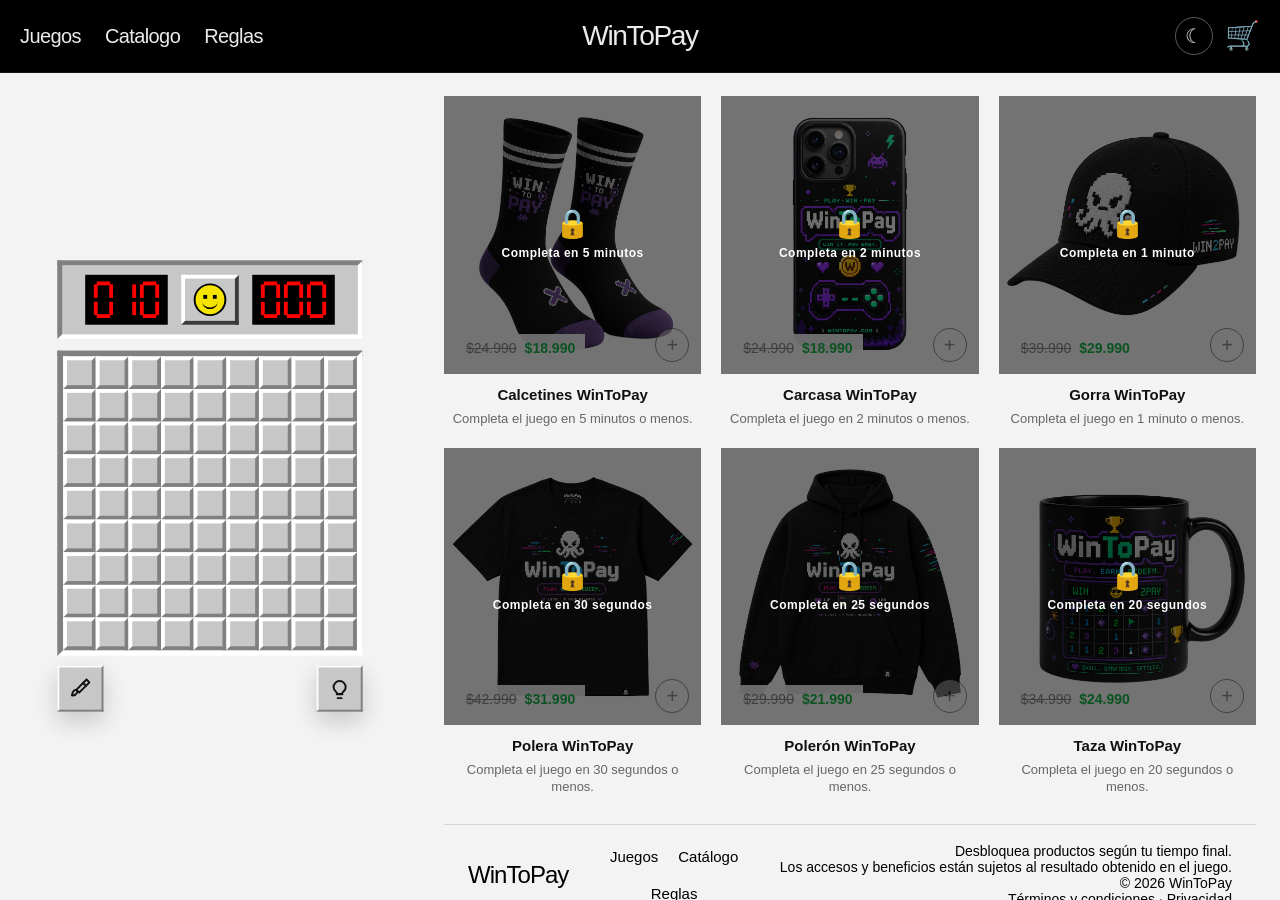
<file: index.html>
<!DOCTYPE html>
<html lang="es">
<head>
  <meta charset="UTF-8">
  <title>Wintopay beta</title>

<link rel="stylesheet" href="css/style.css">
<link rel="stylesheet" href="css/layout.css">
<link rel="stylesheet" href="css/cards.css">
<link rel="stylesheet" href="css/responsive.css">

  <meta name="viewport" content="width=device-width, initial-scale=1, maximum-scale=1, user-scalable=no">
</head>
<body>
<!-- --------Asides-------- -->
<div class="menu-overlay" id="menuOverlay"></div>
<aside class="side-menu" id="sideMenu" aria-label="Menú principal">
  <div class="side-menu-top">
    <button class="menu-close" id="menuClose" aria-label="Cerrar menú">✕</button>
  </div>

  <nav class="side-menu-nav">
    <a href="reglas.html">Reglas</a>
    <a href="catalogo.html">Catalogo</a>
    <a href="index.html">Juegos</a>
  </nav>

  <div class="side-menu-bottom">
    <a href="index.html">Volver al juego</a>
    <a href="catalogo.html">Ver catalogo</a>
  </div>
</aside>
<div class="cart-overlay" id="cartOverlay"></div>
<aside class="cart-drawer" id="cartDrawer" aria-label="Carro de compras">
  <div class="cart-top">
    <h2>Carro</h2>
    <button class="cart-close" id="cartClose" aria-label="Cerrar carro">✕</button>
  </div>

  <div class="cart-body">
    <p class="cart-empty">Tu carro está vacío.</p>

    <!--
    <div class="cart-item">
      <div>
        <strong>Producto 1</strong>
        <span>$9.990</span>
      </div>
      <button>Eliminar</button>
    </div>
    -->
  </div>

  <div class="cart-bottom">
    <div class="cart-total">
      <span>Total</span>
      <strong>$0</strong>
    </div>
    <a href="checkout.html" class="cart-checkout">Ir a pagar</a>
  </div>
</aside>
<div class="tutorial-overlay" id="tutorialOverlay"></div>
<aside class="tutorial-panel" id="tutorialPanel" aria-labelledby="tutorialTitle" aria-hidden="true">
  <div class="tutorial-head">
    <div>
      <p class="tutorial-kicker">Guía rápida</p>
      <h2 id="tutorialTitle">Cómo jugar buscaminas</h2>
    </div>
    <button class="tutorial-close" id="tutorialClose" type="button" aria-label="Cerrar tutorial">✕</button>
  </div>

  <p class="tutorial-intro">Tu misión es abrir las casillas seguras sin tocar ninguna mina.</p>

  <ol class="tutorial-steps">
    <li class="tutorial-step active" data-tutorial-step="0">
      <span class="tutorial-step-number">1</span>
      <div>
        <h3>Mira los números</h3>
        <p>El número indica cuántas minas están escondidas justo a su alrededor. ¿Cuántas minas rodean al número?</p>
        <div class="tutorial-choices" data-answer="2">
          <button type="button" data-choice="1">1 mina</button>
          <button type="button" data-choice="2">2 minas</button>
          <button type="button" data-choice="3">3 minas</button>
        </div>
        <p class="tutorial-feedback" aria-live="polite"></p>
      </div>
    </li>
    <li class="tutorial-step" data-tutorial-step="1">
      <span class="tutorial-step-number">2</span>
      <div>
        <h3>Piensa dónde podría haber minas</h3>
        <p>El número 1 ya tiene una mina marcada al lado. ¿Qué casilla puedes abrir con seguridad?</p>
        <div class="tutorial-choice-grid" data-answer="safe">
          <button type="button" class="tutorial-number" disabled>1</button>
          <button type="button" class="tutorial-flag" disabled>⚑</button>
          <button type="button" data-choice="safe" aria-label="Casilla segura">?</button>
        </div>
        <p class="tutorial-feedback" aria-live="polite"></p>
      </div>
    </li>
    <li class="tutorial-step" data-tutorial-step="2">
      <span class="tutorial-step-number">3</span>
      <div>
        <h3>Marca las minas para no olvidarlas</h3>
        <p>Sabes que la casilla con “?” es una mina. Haz clic sobre ella para colocar una bandera.</p>
        <div class="tutorial-choice-grid" data-answer="flag">
          <button type="button" class="tutorial-number" disabled>1</button>
          <button type="button" data-choice="flag" aria-label="Marcar mina">?</button>
          <button type="button" class="tutorial-safe" disabled>✓</button>
        </div>
        <p class="tutorial-feedback" aria-live="polite"></p>
      </div>
    </li>
  </ol>

  <section class="tutorial-practice" id="tutorialPractice" aria-labelledby="tutorialPracticeTitle">
    <div class="tutorial-practice-head">
      <div>
        <p class="tutorial-kicker">Práctica final</p>
        <h3 id="tutorialPracticeTitle">Buscaminas 5x5</h3>
      </div>
      <button class="tutorial-reset" id="tutorialReset" type="button">Reiniciar</button>
    </div>
    <p>Abre todas las casillas seguras. Usa clic derecho o mantén pulsado para marcar posibles minas.</p>
    <div class="tutorial-board" id="tutorialBoard" role="grid" aria-label="Buscaminas de práctica 5 por 5"></div>
    <p class="tutorial-practice-status" id="tutorialPracticeStatus" aria-live="polite">Completa los 3 pasos para comenzar.</p>
  </section>
</aside>
<div class="customizer-overlay" id="customizerOverlay"></div>
<aside class="customizer-panel" id="customizerPanel" aria-labelledby="customizerTitle" aria-hidden="true">
  <div class="customizer-head">
    <div>
      <p class="customizer-kicker">Personalizacion</p>
      <h2 id="customizerTitle">Estilo del buscaminas</h2>
    </div>
    <button class="customizer-close" id="customizerClose" type="button" aria-label="Cerrar personalizacion">&times;</button>
  </div>

  <div class="customizer-preview" aria-label="Previsualizacion del estilo">
    <div class="preview-minesweeper">
      <div class="preview-panel">
        <div class="preview-display">010</div>
        <div class="preview-face" id="customizerPreviewFace">
          <span class="eye left"></span>
          <span class="eye right"></span>
          <span class="mouth"></span>
        </div>
        <div class="preview-display">042</div>
      </div>
      <div class="preview-board" id="customizerPreviewBoard" aria-hidden="true">
        <span class="preview-cell revealed n1">1</span>
        <span class="preview-cell hidden"></span>
        <span class="preview-cell revealed n2">2</span>
        <span class="preview-cell hidden mine-preview">
          <span class="mine-shape"></span>
          <span class="mine-cross"></span>
        </span>
        <span class="preview-cell revealed"></span>
        <span class="preview-cell hidden"></span>
        <span class="preview-cell hidden flagged"></span>
        <span class="preview-cell revealed n1">1</span>
        <span class="preview-cell hidden mine-preview">
          <span class="mine-shape"></span>
          <span class="mine-cross"></span>
        </span>
      </div>
    </div>
  </div>

  <div class="customizer-groups" aria-label="Opciones visuales del buscaminas">
    <section class="customizer-group" aria-labelledby="customizerFacesTitle">
      <div>
        <h3 id="customizerFacesTitle">Rostro superior</h3>
      </div>
      <div class="customizer-options" data-customizer-target="face">
        <button type="button" class="customizer-option active" data-option="classic" aria-pressed="true">Existente</button>
        <button type="button" class="customizer-option" data-option="alien" aria-pressed="false">Marciano</button>
        <button type="button" class="customizer-option" data-option="dog" aria-pressed="false">Perro</button>
      </div>
    </section>

    <section class="customizer-group" aria-labelledby="customizerMinesTitle">
      <div>
        <h3 id="customizerMinesTitle">Minas</h3>
      </div>
      <div class="customizer-options" data-customizer-target="mine">
        <button type="button" class="customizer-option active" data-option="classic" aria-pressed="true">Existente</button>
        <button type="button" class="customizer-option" data-option="cow" aria-pressed="false">Vaca</button>
        <button type="button" class="customizer-option" data-option="poop" aria-pressed="false">Pop&oacute;</button>
      </div>
    </section>
  </div>
</aside>
<!-- -------Layout--------- -->
  <div class="page-layout">
    <header class="site-header">
      <div class="header-bar">
        <div class="header-actions">
          <button class="menu-toggle" id="menuToggle" aria-label="Abrir menú">
            <span></span>
            <span></span>
            <span></span>
          </button>

          <nav class="desktop-nav" aria-label="Navegación principal">
            <a href="index.html">Juegos</a>
            <a href="catalogo.html">Catalogo</a>
            <a href="reglas.html">Reglas</a>
          </nav>
        </div>

        <a href="index.html" class="brand">WinToPay</a>

        <div class="header-cart">
          <button class="theme-toggle" type="button" aria-label="Activar modo nocturno" title="Cambiar tema">☾</button>
          <button class="cart-toggle" id="cartToggle" aria-label="Abrir carro">🛒</button>
        </div>
      </div>
    </header>

    <section class="game-section">
      <div class="game-wrap">
        <div class="game-shell">
          <div class="minesweeper" aria-label="Juego principal">
          <div class="panel">
            <div class="display" id="mineDisplay" aria-label="Minas restantes">
              <div class="digit zero"><span class="seg a"></span><span class="seg b"></span><span class="seg c"></span><span class="seg d"></span><span class="seg e"></span><span class="seg f"></span><span class="seg g"></span></div>
              <div class="digit zero"><span class="seg a"></span><span class="seg b"></span><span class="seg c"></span><span class="seg d"></span><span class="seg e"></span><span class="seg f"></span><span class="seg g"></span></div>
              <div class="digit zero"><span class="seg a"></span><span class="seg b"></span><span class="seg c"></span><span class="seg d"></span><span class="seg e"></span><span class="seg f"></span><span class="seg g"></span></div>
            </div>

            <button class="smiley-wrap" id="resetButton" aria-label="Reiniciar juego">
              <div class="smiley" id="face">
                <span class="eye left"></span>
                <span class="eye right"></span>
                <span class="mouth"></span>
                <span class="bridge"></span>
              </div>
            </button>

            <div class="display" id="timerDisplay" aria-label="Cronómetro">
              <div class="digit zero"><span class="seg a"></span><span class="seg b"></span><span class="seg c"></span><span class="seg d"></span><span class="seg e"></span><span class="seg f"></span><span class="seg g"></span></div>
              <div class="digit zero"><span class="seg a"></span><span class="seg b"></span><span class="seg c"></span><span class="seg d"></span><span class="seg e"></span><span class="seg f"></span><span class="seg g"></span></div>
              <div class="digit zero"><span class="seg a"></span><span class="seg b"></span><span class="seg c"></span><span class="seg d"></span><span class="seg e"></span><span class="seg f"></span><span class="seg g"></span></div>
            </div>
          </div>

          <div class="board" id="board" role="grid" aria-label="Buscaminas"></div>
          </div>

          <div class="game-floating-actions" aria-label="Acciones del buscaminas">
            <button class="game-tool-button game-customize-toggle" id="customizerToggle" type="button" aria-label="Personalizar buscaminas" aria-controls="customizerPanel" aria-expanded="false" title="Personalizar buscaminas">
              <svg viewBox="0 0 24 24" aria-hidden="true">
                <path d="M18.4 2.6 21.4 5.6 10.7 16.3 7.7 13.3 18.4 2.6Z"></path>
                <path d="M7.7 13.3c-1.8.2-3.1 1.2-3.7 2.7-.4 1-.3 2.2-.9 3.1 1.3.2 2.8-.1 3.8-.8 1.3-.9 2-2.2 2.1-3.7"></path>
                <path d="M14.8 6.2 17.8 9.2"></path>
              </svg>
            </button>

            <button class="game-tool-button game-tutorial-toggle" id="tutorialToggle" type="button" aria-label="Abrir tutorial del buscaminas" aria-controls="tutorialPanel" aria-expanded="false" title="Tutorial">
              <svg viewBox="0 0 24 24" aria-hidden="true">
                <path d="M9 18h6"></path>
                <path d="M10 22h4"></path>
                <path d="M8.4 15.5c-1.6-1.1-2.7-2.9-2.7-5A6.3 6.3 0 0 1 12 4.2a6.3 6.3 0 0 1 6.3 6.3c0 2.1-1 3.9-2.7 5-.7.5-1.1 1.2-1.1 2H9.5c0-.8-.4-1.5-1.1-2Z"></path>
              </svg>
            </button>
          </div>
        </div>

        <div class="status" id="statusText" aria-live="polite"></div>
      </div>
    </section>

    <section class="products-section">
      <div class="products-content">
 <div class="products-grid">

  <!-- 5 minutos -->
  <article class="product-card locked" data-product-id="calcetines" data-threshold="300">
    <div class="product-media">
      <a href="producto.html?id=calcetines" class="product-link" aria-label="Ver Calcetines WinToPay">
        <div class="product-gallery">
          <img src="assets/Items Wintopay v1/calcetines1.jpg" alt="Calcetines WinToPay vista 1">
          <img src="assets/Items Wintopay v1/calcetines2.jpg" alt="Calcetines WinToPay vista 2">
        </div>
      </a>
      <div class="product-price-badge">
        <span class="price-old">$24.990</span>
        <span class="price-current">$18.990</span>
      </div>
      <button class="product-add" type="button" aria-label="Elegir talla">+</button>
      <div class="size-overlay">
        <div class="size-options">
          <button type="button" class="size-btn" data-size="S">S</button>
          <button type="button" class="size-btn" data-size="M">M</button>
          <button type="button" class="size-btn" data-size="L">L</button>
          <button type="button" class="size-btn" data-size="XL">XL</button>
        </div>
      </div>
      <div class="lock-overlay">
        <span class="lock-icon">🔒</span>
        <span class="lock-label">Completa en 5 minutos</span>
      </div>
    </div>
    <div class="product-body">
      <a href="producto.html?id=calcetines" class="product-title">Calcetines WinToPay</a>
      <p class="product-note">Completa el juego en 5 minutos o menos.</p>
    </div>
  </article>

  <!-- 2 minutos -->
  <article class="product-card locked" data-product-id="celular" data-threshold="120">
    <div class="product-media">
      <a href="producto.html?id=celular" class="product-link" aria-label="Ver Carcasa WinToPay">
        <div class="product-gallery">
          <img src="assets/Items Wintopay v1/Celu1.jpg" alt="Carcasa WinToPay vista 1">
          <img src="assets/Items Wintopay v1/celu2.jpg" alt="Carcasa WinToPay vista 2">
        </div>
      </a>
      <div class="product-price-badge">
        <span class="price-old">$24.990</span>
        <span class="price-current">$18.990</span>
      </div>
      <button class="product-add" type="button" aria-label="Elegir talla">+</button>
      <div class="size-overlay">
        <div class="size-options">
          <button type="button" class="size-btn" data-size="S">S</button>
          <button type="button" class="size-btn" data-size="M">M</button>
          <button type="button" class="size-btn" data-size="L">L</button>
          <button type="button" class="size-btn" data-size="XL">XL</button>
        </div>
      </div>
      <div class="lock-overlay">
        <span class="lock-icon">🔒</span>
        <span class="lock-label">Completa en 2 minutos</span>
      </div>
    </div>
    <div class="product-body">
      <a href="producto.html?id=celular" class="product-title">Carcasa WinToPay</a>
      <p class="product-note">Completa el juego en 2 minutos o menos.</p>
    </div>
  </article>

  <!-- 1 minuto -->
  <article class="product-card locked" data-product-id="gorra" data-threshold="60">
    <div class="product-media">
      <a href="producto.html?id=gorra" class="product-link" aria-label="Ver Gorra WinToPay">
        <div class="product-gallery">
          <img src="assets/Items Wintopay v1/gorra1.jpg" alt="Gorra WinToPay vista 1">
          <img src="assets/Items Wintopay v1/gorra2.jpg" alt="Gorra WinToPay vista 2">
        </div>
      </a>
      <div class="product-price-badge"><span class="price-old">$39.990</span><span class="price-current">$29.990</span></div>
      <button class="product-add" type="button" aria-label="Elegir talla" disabled>+</button>
      <div class="size-overlay"><div class="size-options"><button type="button" class="size-btn" data-size="S">S</button><button type="button" class="size-btn" data-size="M">M</button><button type="button" class="size-btn" data-size="L">L</button><button type="button" class="size-btn" data-size="XL">XL</button></div></div>
      <div class="lock-overlay"><span class="lock-icon">🔒</span><span class="lock-label">Completa en 1 minuto</span></div>
    </div>
    <div class="product-body"><a href="producto.html?id=gorra" class="product-title">Gorra WinToPay</a><p class="product-note">Completa el juego en 1 minuto o menos.</p></div>
  </article>

  <!-- 30 segundos -->
  <article class="product-card locked" data-product-id="polera" data-threshold="30">
    <div class="product-media">
      <a href="producto.html?id=polera" class="product-link" aria-label="Ver Polera WinToPay">
        <div class="product-gallery"><img src="assets/Items Wintopay v1/polera1.jpg" alt="Polera WinToPay vista 1"><img src="assets/Items Wintopay v1/polera2.jpg" alt="Polera WinToPay vista 2"></div>
      </a>
      <div class="product-price-badge"><span class="price-old">$42.990</span><span class="price-current">$31.990</span></div>
      <button class="product-add" type="button" aria-label="Elegir talla" disabled>+</button>
      <div class="size-overlay"><div class="size-options"><button type="button" class="size-btn" data-size="S">S</button><button type="button" class="size-btn" data-size="M">M</button><button type="button" class="size-btn" data-size="L">L</button><button type="button" class="size-btn" data-size="XL">XL</button></div></div>
      <div class="lock-overlay"><span class="lock-icon">🔒</span><span class="lock-label">Completa en 30 segundos</span></div>
    </div>
    <div class="product-body"><a href="producto.html?id=polera" class="product-title">Polera WinToPay</a><p class="product-note">Completa el juego en 30 segundos o menos.</p></div>
  </article>

  <!-- 25 segundos -->
  <article class="product-card locked" data-product-id="poleron" data-threshold="25">
    <div class="product-media">
      <a href="producto.html?id=poleron" class="product-link" aria-label="Ver Polerón WinToPay">
        <div class="product-gallery"><img src="assets/Items Wintopay v1/poleron1.jpg" alt="Polerón WinToPay vista 1"><img src="assets/Items Wintopay v1/poleron2.jpg" alt="Polerón WinToPay vista 2"></div>
      </a>
      <div class="product-price-badge"><span class="price-old">$29.990</span><span class="price-current">$21.990</span></div>
      <button class="product-add" type="button" aria-label="Elegir talla" disabled>+</button>
      <div class="size-overlay"><div class="size-options"><button type="button" class="size-btn" data-size="S">S</button><button type="button" class="size-btn" data-size="M">M</button><button type="button" class="size-btn" data-size="L">L</button><button type="button" class="size-btn" data-size="XL">XL</button></div></div>
      <div class="lock-overlay"><span class="lock-icon">🔒</span><span class="lock-label">Completa en 25 segundos</span></div>
    </div>
    <div class="product-body"><a href="producto.html?id=poleron" class="product-title">Polerón WinToPay</a><p class="product-note">Completa el juego en 25 segundos o menos.</p></div>
  </article>

  <!-- 20 segundos -->
  <article class="product-card locked" data-product-id="taza" data-threshold="20">
    <div class="product-media">
      <a href="producto.html?id=taza" class="product-link" aria-label="Ver Taza WinToPay">
        <div class="product-gallery"><img src="assets/Items Wintopay v1/taza1.jpg" alt="Taza WinToPay vista 1"><img src="assets/Items Wintopay v1/taza2.jpg" alt="Taza WinToPay vista 2"></div>
      </a>
      <div class="product-price-badge"><span class="price-old">$34.990</span><span class="price-current">$24.990</span></div>
      <button class="product-add" type="button" aria-label="Elegir talla" disabled>+</button>
      <div class="size-overlay"><div class="size-options"><button type="button" class="size-btn" data-size="S">S</button><button type="button" class="size-btn" data-size="M">M</button><button type="button" class="size-btn" data-size="L">L</button><button type="button" class="size-btn" data-size="XL">XL</button></div></div>
      <div class="lock-overlay"><span class="lock-icon">🔒</span><span class="lock-label">Completa en 20 segundos</span></div>
    </div>
    <div class="product-body"><a href="producto.html?id=taza" class="product-title">Taza WinToPay</a><p class="product-note">Completa el juego en 20 segundos o menos.</p></div>
  </article>

</div>

        <footer class="products-footer">
          <div class="products-footer-inner">
            <div class="footer-brand">
              <span>WinToPay</span>
            </div>

            <nav class="footer-links" aria-label="Footer">
              <a href="index.html">Juegos</a>
              <a href="catalogo.html">Catálogo</a>
              <a href="reglas.html">Reglas</a>
            </nav>

            <div class="footer-copy">
              <p>Desbloquea productos según tu tiempo final.</p>
              <p>Los accesos y beneficios están sujetos al resultado obtenido en el juego.</p>
              <p>© 2026 WinToPay</p>
              <p>
                <a href="#">Términos y condiciones</a> ·
                <a href="#">Privacidad</a>
              </p>
            </div>
          </div>
        </footer>
      </div>
    </section>
  </div>
<!-- ------Scripts----- -->
<script src="js/theme.js"></script>
<script src="js/ui.js"></script>
<script src="js/customizer.js"></script>
<script src="js/tutorial.js"></script>
<script src="js/carrito.js"></script>
<script src="js/app.js"></script>
<script src="js/buscaminas.js"></script>
<!-- ------End----- -->
</body>
</html>
</file>
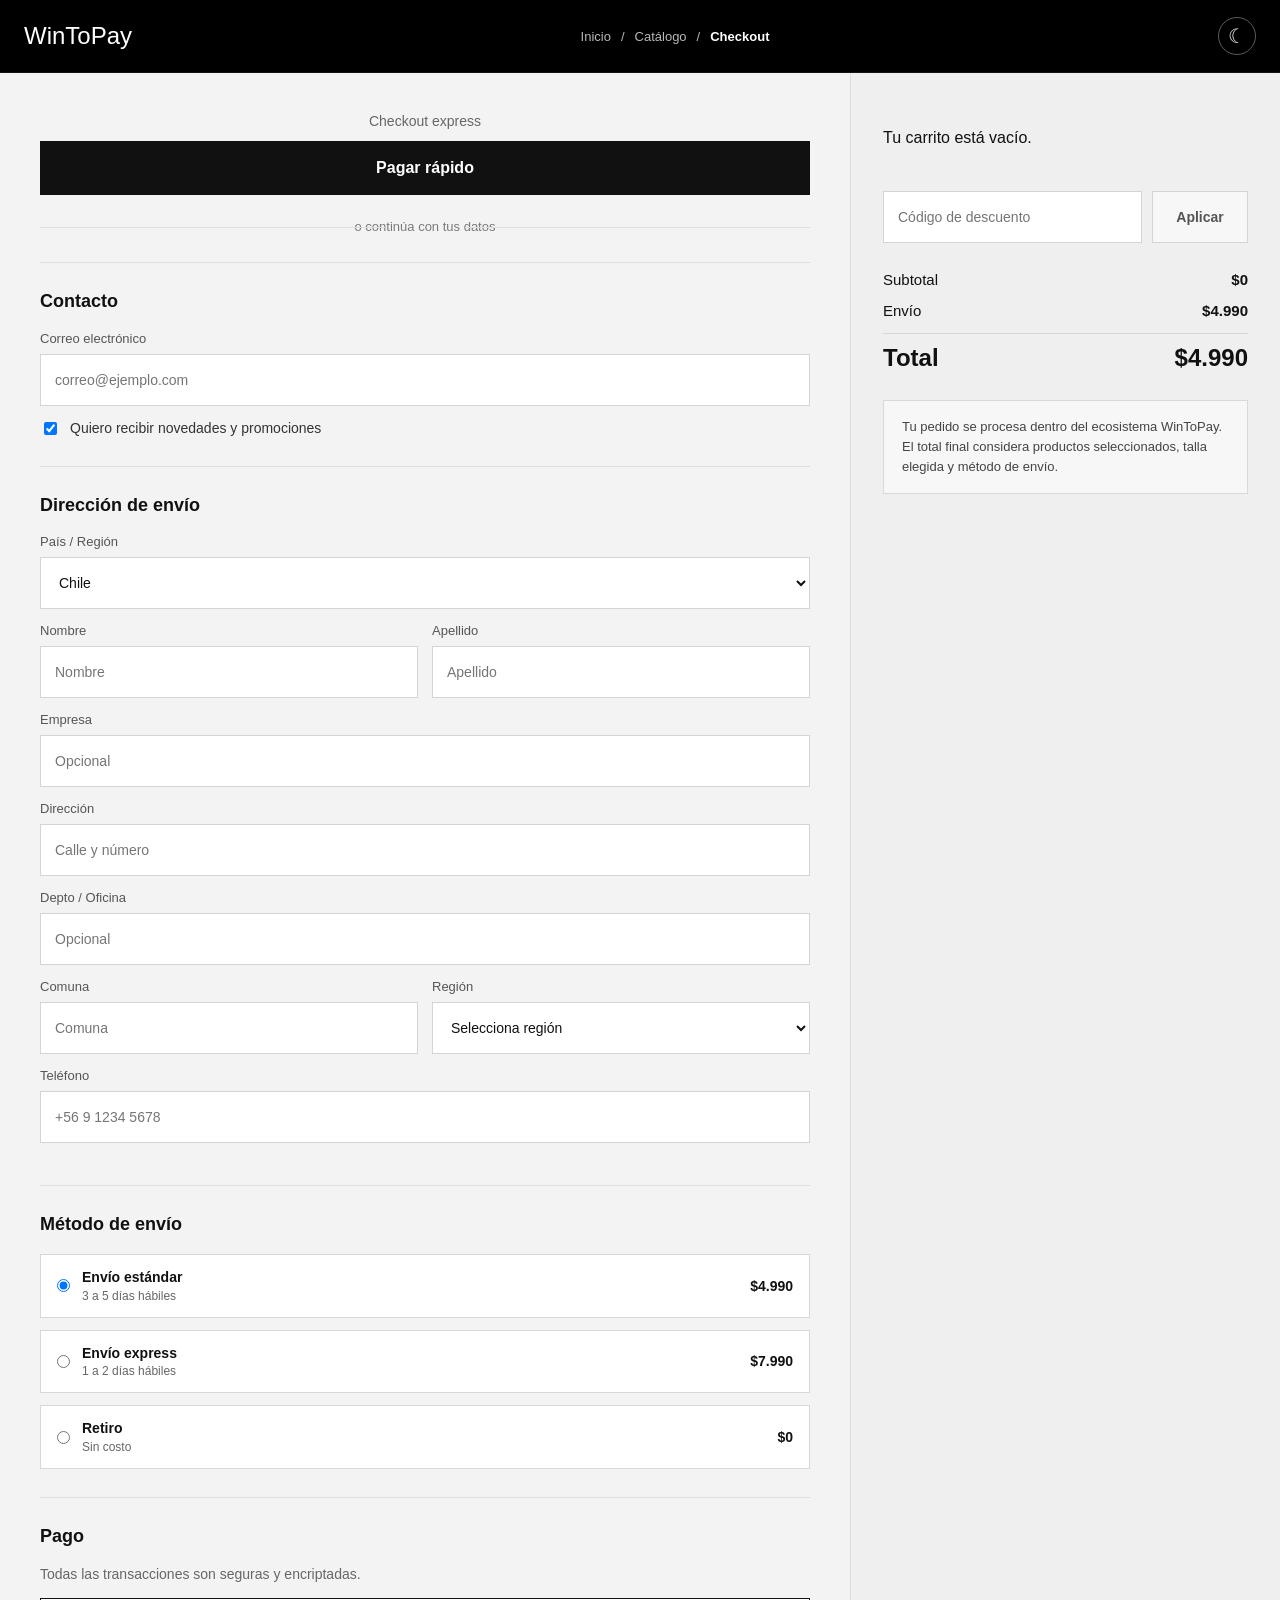
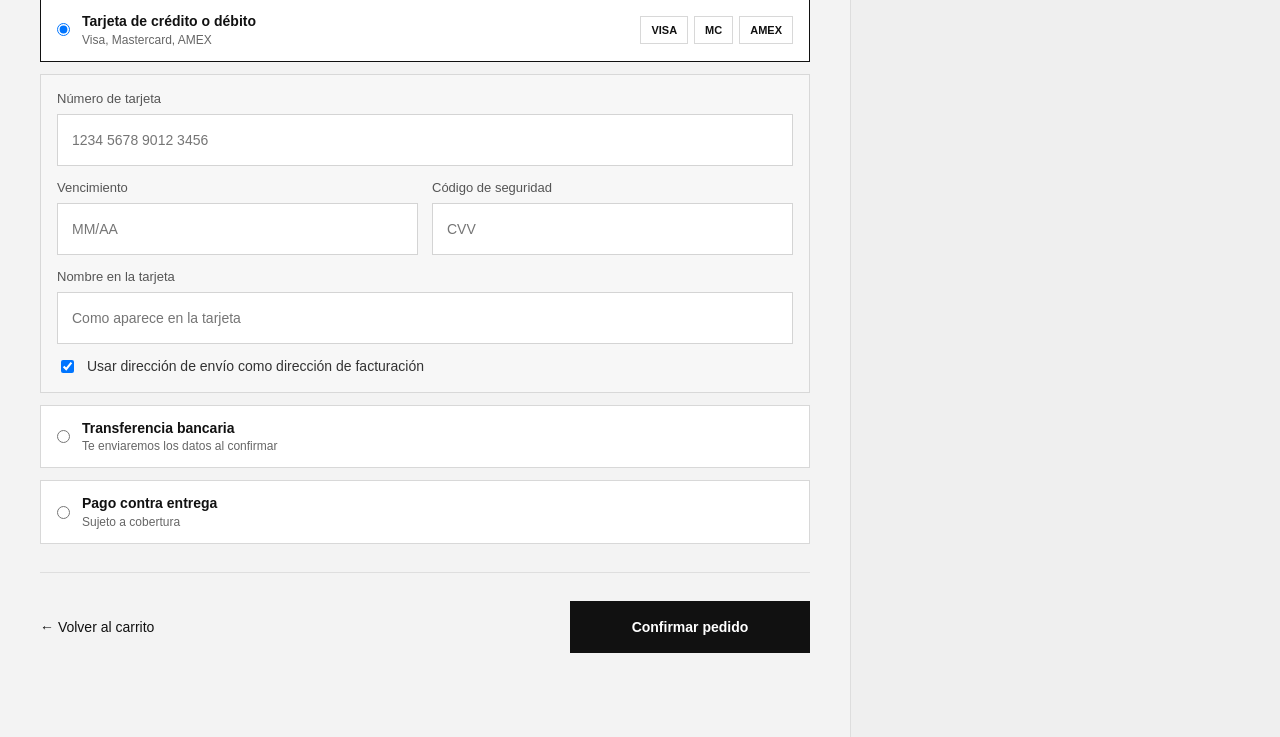
<file: checkout.html>
<!DOCTYPE html>
<html lang="es">
<head>
  <meta charset="UTF-8" />
  <meta name="viewport" content="width=device-width, initial-scale=1.0" />
  <title>Checkout | WinToPay</title>

<link rel="stylesheet" href="css/style.css">
<link rel="stylesheet" href="css/layout.css">
<link rel="stylesheet" href="css/responsive.css">
</head>
<body class="checkout-body">
  <div class="checkout-page">
    <header class="checkout-header">
      <div class="checkout-header-inner">
        <a href="index.html" class="checkout-brand">WinToPay</a>

        <nav class="checkout-breadcrumb" aria-label="Ruta de compra">
          <a href="index.html">Inicio</a>
          <span>/</span>
          <a href="catalogo.html">Catálogo</a>
          <span>/</span>
          <strong>Checkout</strong>
        </nav>

        <button class="theme-toggle" type="button" aria-label="Activar modo nocturno" title="Cambiar tema">☾</button>
      </div>
    </header>

    <main class="checkout-layout">
      <section class="checkout-main">
        <div class="checkout-block checkout-express">
          <p class="checkout-kicker">Checkout express</p>
          <button type="button" class="checkout-shoppay-btn">Pagar rápido</button>

          <div class="checkout-divider">
            <span>o continúa con tus datos</span>
          </div>
        </div>

        <form class="checkout-form" id="checkoutForm">
          <section class="checkout-block">
            <div class="checkout-section-head">
              <h2>Contacto</h2>
            </div>

            <div class="form-group">
              <label for="email">Correo electrónico</label>
              <input id="email" name="email" type="email" placeholder="correo@ejemplo.com" />
            </div>

            <label class="check-row">
              <input type="checkbox" checked />
              <span>Quiero recibir novedades y promociones</span>
            </label>
          </section>

          <section class="checkout-block">
            <div class="checkout-section-head">
              <h2>Dirección de envío</h2>
            </div>

            <div class="form-group">
              <label for="country">País / Región</label>
              <select id="country" name="country">
                <option value="CL" selected>Chile</option>
              </select>
            </div>

            <div class="form-grid two-cols">
              <div class="form-group">
                <label for="firstName">Nombre</label>
                <input id="firstName" name="firstName" type="text" placeholder="Nombre" />
              </div>

              <div class="form-group">
                <label for="lastName">Apellido</label>
                <input id="lastName" name="lastName" type="text" placeholder="Apellido" />
              </div>
            </div>

            <div class="form-group">
              <label for="company">Empresa</label>
              <input id="company" name="company" type="text" placeholder="Opcional" />
            </div>

            <div class="form-group">
              <label for="address">Dirección</label>
              <input id="address" name="address" type="text" placeholder="Calle y número" />
            </div>

            <div class="form-group">
              <label for="apartment">Depto / Oficina</label>
              <input id="apartment" name="apartment" type="text" placeholder="Opcional" />
            </div>

            <div class="form-grid two-cols">
              <div class="form-group">
                <label for="commune">Comuna</label>
                <input id="commune" name="commune" type="text" placeholder="Comuna" />
              </div>

              <div class="form-group">
                <label for="region">Región</label>
                <select id="region" name="region">
                  <option value="">Selecciona región</option>
                  <option>Región Metropolitana</option>
                  <option>Valparaíso</option>
                  <option>Biobío</option>
                  <option>Antofagasta</option>
                  <option>Coquimbo</option>
                  <option>Maule</option>
                  <option>La Araucanía</option>
                  <option>Los Lagos</option>
                </select>
              </div>
            </div>

            <div class="form-group">
              <label for="phone">Teléfono</label>
              <input id="phone" name="phone" type="tel" placeholder="+56 9 1234 5678" />
            </div>
          </section>

          <section class="checkout-block">
            <div class="checkout-section-head">
              <h2>Método de envío</h2>
            </div>

            <div class="shipping-options">
              <label class="option-card">
                <input type="radio" name="shipping" value="normal" checked />
                <span class="option-copy">
                  <strong>Envío estándar</strong>
                  <small>3 a 5 días hábiles</small>
                </span>
                <span class="option-price">$4.990</span>
              </label>

              <label class="option-card">
                <input type="radio" name="shipping" value="express" />
                <span class="option-copy">
                  <strong>Envío express</strong>
                  <small>1 a 2 días hábiles</small>
                </span>
                <span class="option-price">$7.990</span>
              </label>

              <label class="option-card">
                <input type="radio" name="shipping" value="pickup" />
                <span class="option-copy">
                  <strong>Retiro</strong>
                  <small>Sin costo</small>
                </span>
                <span class="option-price">$0</span>
              </label>
            </div>
          </section>

<section class="checkout-block">
  <div class="checkout-section-head">
    <h2>Pago</h2>
  </div>

  <p class="checkout-helper">Todas las transacciones son seguras y encriptadas.</p>

  <div class="payment-methods">
    <label class="option-card payment-card-option is-selected">
      <input type="radio" name="payment" value="card" checked />
      <span class="option-copy">
        <strong>Tarjeta de crédito o débito</strong>
        <small>Visa, Mastercard, AMEX</small>
      </span>
      <span class="payment-brands">
        <span>VISA</span>
        <span>MC</span>
        <span>AMEX</span>
      </span>
    </label>

    <div class="payment-panel" id="cardPaymentPanel">
      <div class="form-group">
        <label for="cardNumber">Número de tarjeta</label>
        <input id="cardNumber" name="cardNumber" type="text" inputmode="numeric" maxlength="19" placeholder="1234 5678 9012 3456" />
      </div>

      <div class="form-grid two-cols">
        <div class="form-group">
          <label for="cardExpiry">Vencimiento</label>
          <input id="cardExpiry" name="cardExpiry" type="text" inputmode="numeric" maxlength="5" placeholder="MM/AA" />
        </div>

        <div class="form-group">
          <label for="cardCvv">Código de seguridad</label>
          <input id="cardCvv" name="cardCvv" type="text" inputmode="numeric" maxlength="4" placeholder="CVV" />
        </div>
      </div>

      <div class="form-group">
        <label for="cardName">Nombre en la tarjeta</label>
        <input id="cardName" name="cardName" type="text" placeholder="Como aparece en la tarjeta" />
      </div>

      <label class="check-row">
        <input type="checkbox" checked />
        <span>Usar dirección de envío como dirección de facturación</span>
      </label>
    </div>

    <label class="option-card">
      <input type="radio" name="payment" value="transfer" />
      <span class="option-copy">
        <strong>Transferencia bancaria</strong>
        <small>Te enviaremos los datos al confirmar</small>
      </span>
    </label>

    <label class="option-card">
      <input type="radio" name="payment" value="cash" />
      <span class="option-copy">
        <strong>Pago contra entrega</strong>
        <small>Sujeto a cobertura</small>
      </span>
    </label>
  </div>
</section>

          <section class="checkout-block checkout-actions">
            <a href="index.html" class="checkout-back">← Volver al carrito</a>
            <button type="submit" class="checkout-submit">Confirmar pedido</button>
          </section>
        </form>
      </section>

      <aside class="checkout-summary">
        <div class="checkout-summary-inner">
          <div class="summary-items" id="summaryItems">
            <!-- render dinámico -->
          </div>

          <div class="summary-discount">
            <input type="text" placeholder="Código de descuento" />
            <button type="button">Aplicar</button>
          </div>

          <div class="summary-totals">
            <div class="summary-row">
              <span>Subtotal</span>
              <strong id="summarySubtotal">$0</strong>
            </div>

            <div class="summary-row">
              <span>Envío</span>
              <strong id="summaryShipping">$4.990</strong>
            </div>

            <div class="summary-row summary-row-total">
              <span>Total</span>
              <strong id="summaryTotal">$0</strong>
            </div>
          </div>

          <div class="summary-note">
            <p>
              Tu pedido se procesa dentro del ecosistema WinToPay. El total final
              considera productos seleccionados, talla elegida y método de envío.
            </p>
          </div>
        </div>
      </aside>
      
    </main>
  </div>

  <script src="js/theme.js"></script>
  <script src="js/checkout.js"></script>
</body>
</html>
</file>
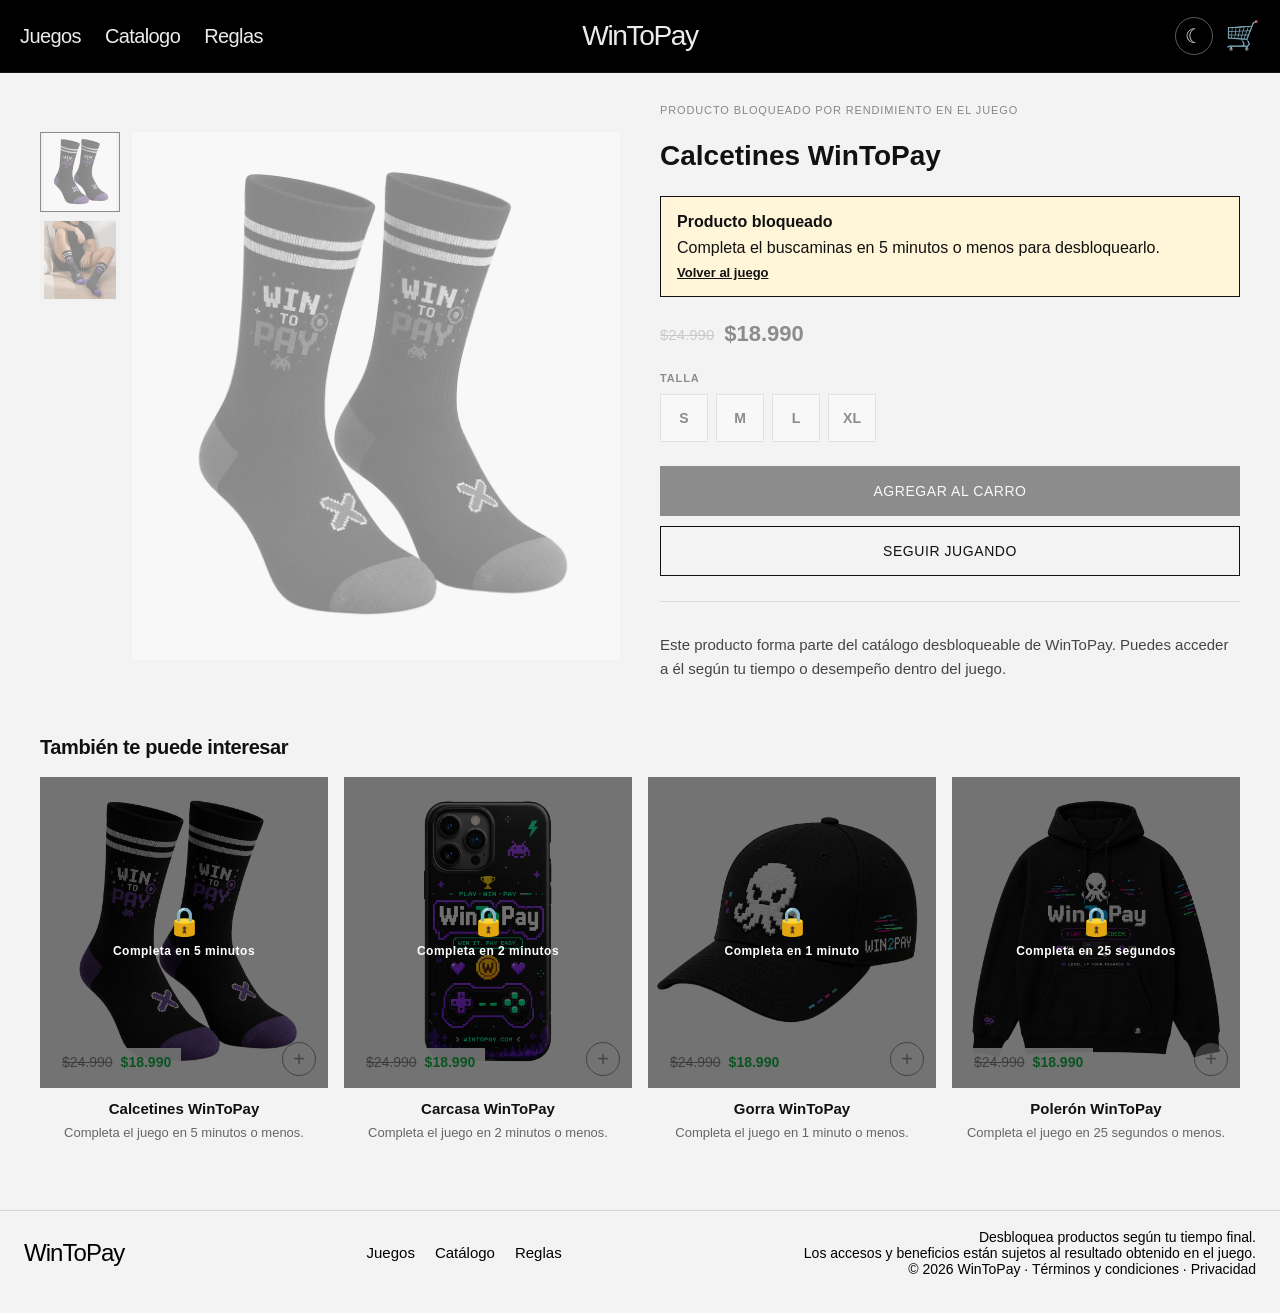
<file: producto.html>
<!DOCTYPE html>
<html lang="es">
<head>
  <meta charset="UTF-8">
  <title>WinToPay</title>
  <link rel="stylesheet" href="css/style.css">
  <link rel="stylesheet" href="css/layout.css">
  <link rel="stylesheet" href="css/cards.css">
  <link rel="stylesheet" href="css/responsive.css">
  <meta name="viewport" content="width=device-width, initial-scale=1, maximum-scale=1, user-scalable=no">
</head>
<body>
<!-- --------Asides-------- -->
<div class="menu-overlay"></div>
<aside class="side-menu" aria-label="Menú principal">
  <div class="side-menu-top">
    <button class="menu-close" type="button">×</button>
  </div>
  <nav class="side-menu-nav">
    <a href="index.html">Juegos</a>
    <a href="catalogo.html">Catálogo</a>
    <a href="reglas.html">Reglas</a>
  </nav>
</aside>
<div class="cart-overlay"></div>
<aside class="cart-drawer" aria-label="Carro de compras">
  <div class="cart-top">
    <h2>Carro</h2>
    <button class="cart-close" type="button">×</button>
  </div>
  <div class="cart-body">
    <p class="cart-empty">Tu carro está vacío.</p>
  </div>
  <div class="cart-bottom">
    <div class="cart-total">
      <span>Total</span>
      <strong>$0</strong>
    </div>
    <button class="cart-checkout">Ir a pagar</button>
  </div>
</aside>

<!-- -------Layout--------- -->
<div class="product-page product-locked">

  <header class="site-header">
    <div class="header-bar">
      <div class="header-actions">
        <button class="menu-toggle" id="menuToggle" aria-label="Abrir menú">
          <span></span><span></span><span></span>
        </button>
        <nav class="desktop-nav" aria-label="Navegación principal">
          <a href="index.html">Juegos</a>
          <a href="catalogo.html">Catalogo</a>
          <a href="reglas.html">Reglas</a>
        </nav>
      </div>
      <a href="index.html" class="brand">WinToPay</a>
      <div class="header-cart">
        <button class="theme-toggle" type="button" aria-label="Activar modo nocturno" title="Cambiar tema">☾</button>
        <button class="cart-toggle" id="cartToggle" aria-label="Abrir carro">🛒</button>
      </div>
    </div>
  </header>

  <main class="product-detail" data-product-detail>

    <!-- Galería con miniaturas -->
    <section class="product-detail-gallery">
      <div class="gallery-thumbs">
        <button class="thumb active" data-img="assets/Items Wintopay v1/calcetines1.jpg">
          <img src="assets/Items Wintopay v1/calcetines1.jpg" alt="Vista 1">
        </button>
        <button class="thumb" data-img="assets/Items Wintopay v1/calcetines2.jpg">
          <img src="assets/Items Wintopay v1/calcetines2.jpg" alt="Vista 2">
        </button>
      </div>
      <div class="gallery-main">
        <img id="mainImage" src="assets/Items Wintopay v1/calcetines1.jpg" alt="Calcetines WinToPay">
      </div>
    </section>

    <!-- Info del producto -->
    <section class="product-info">
      <p class="product-meta">Desbloqueado por rendimiento en el juego</p>
      <h1 class="product-title">Producto 1</h1>

      <div class="product-lock-notice" id="productLockNotice" role="status">
        <strong>Producto bloqueado</strong>
        <span id="productLockMessage">Completa el buscaminas para desbloquearlo.</span>
        <a href="index.html">Volver al juego</a>
      </div>

      <div class="product-pricing">
        <span class="product-price-old">$15.990</span>
        <span class="product-price">$12.990</span>
      </div>

      <div class="product-sizes">
        <p class="sizes-label">TALLA</p>
        <div class="sizes-grid">
          <button type="button" class="size-btn" data-size="S">S</button>
          <button type="button" class="size-btn" data-size="M">M</button>
          <button type="button" class="size-btn" data-size="L">L</button>
          <button type="button" class="size-btn" data-size="XL">XL</button>
        </div>
      </div>

      <div class="product-actions">
        <button class="btn btn-primary" type="button" id="addToCartBtn" disabled>Agregar al carro</button>
        <a class="btn btn-secondary" href="index.html">Seguir jugando</a>
      </div>

      <div class="product-description">
        <p>Este producto forma parte del catálogo desbloqueable de WinToPay.
        Puedes acceder a él según tu tiempo o desempeño dentro del juego.</p>
      </div>
    </section>

  </main>

  <!-- Recomendados -->
  <section class="recommended">
    <h2>También te puede interesar</h2>
    <div class="recommended-grid">

  <!-- Card 1 -->
  <article class="product-card" data-product-id="calcetines" data-threshold="300">
    <div class="product-media">
      <a href="producto.html?id=calcetines" class="product-link">
        <div class="product-gallery">
          <img src="assets/Items Wintopay v1/calcetines1.jpg" alt="Calcetines WinToPay vista 1">
          <img src="assets/Items Wintopay v1/calcetines2.jpg" alt="Calcetines WinToPay vista 2">
        </div>
      </a>
      <div class="product-price-badge">
        <span class="price-old">$24.990</span>
        <span class="price-current">$18.990</span>
      </div>
      <button class="product-add" type="button" aria-label="Elegir talla">+</button>
      <div class="size-overlay">
        <div class="size-options">
          <button type="button" class="size-btn" data-size="S">S</button>
          <button type="button" class="size-btn" data-size="M">M</button>
          <button type="button" class="size-btn" data-size="L">L</button>
          <button type="button" class="size-btn" data-size="XL">XL</button>
        </div>
      </div>
      <div class="lock-overlay">
        <span class="lock-icon">🔒</span>
        <span class="lock-label">Completa en &lt;20s</span>
      </div>
    </div>
    <div class="product-body">
      <a href="producto.html?id=calcetines" class="product-title">Calcetines WinToPay</a>
      <p class="product-note">Disponible al completar el reto.</p>
    </div>
  </article>

  <!-- Card 2 -->
  <article class="product-card" data-product-id="celular" data-threshold="120">
    <div class="product-media">
      <a href="producto.html?id=celular" class="product-link">
        <div class="product-gallery">
          <img src="assets/Items Wintopay v1/Celu1.jpg" alt="Carcasa WinToPay vista 1">
          <img src="assets/Items Wintopay v1/celu2.jpg" alt="Carcasa WinToPay vista 2">
        </div>
      </a>
      <div class="product-price-badge">
        <span class="price-old">$24.990</span>
        <span class="price-current">$18.990</span>
      </div>
      <button class="product-add" type="button" aria-label="Elegir talla">+</button>
      <div class="size-overlay">
        <div class="size-options">
          <button type="button" class="size-btn" data-size="S">S</button>
          <button type="button" class="size-btn" data-size="M">M</button>
          <button type="button" class="size-btn" data-size="L">L</button>
          <button type="button" class="size-btn" data-size="XL">XL</button>
        </div>
      </div>
      <div class="lock-overlay">
        <span class="lock-icon">🔒</span>
        <span class="lock-label">Completa en &lt;20s</span>
      </div>
    </div>
    <div class="product-body">
      <a href="producto.html?id=celular" class="product-title">Carcasa WinToPay</a>
      <p class="product-note">Disponible al completar el reto.</p>
    </div>
  </article>

    <!-- Card 3 -->
  <article class="product-card" data-product-id="gorra" data-threshold="60">
    <div class="product-media">
      <a href="producto.html?id=gorra" class="product-link">
        <div class="product-gallery">
          <img src="assets/Items Wintopay v1/gorra1.jpg" alt="Gorra WinToPay vista 1">
          <img src="assets/Items Wintopay v1/gorra2.jpg" alt="Gorra WinToPay vista 2">
        </div>
      </a>
      <div class="product-price-badge">
        <span class="price-old">$24.990</span>
        <span class="price-current">$18.990</span>
      </div>
      <button class="product-add" type="button" aria-label="Elegir talla">+</button>
      <div class="size-overlay">
        <div class="size-options">
          <button type="button" class="size-btn" data-size="S">S</button>
          <button type="button" class="size-btn" data-size="M">M</button>
          <button type="button" class="size-btn" data-size="L">L</button>
          <button type="button" class="size-btn" data-size="XL">XL</button>
        </div>
      </div>
      <div class="lock-overlay">
        <span class="lock-icon">🔒</span>
        <span class="lock-label">Completa en &lt;20s</span>
      </div>
    </div>
    <div class="product-body">
      <a href="producto.html?id=gorra" class="product-title">Gorra WinToPay</a>
      <p class="product-note">Disponible al completar el reto.</p>
    </div>
  </article>

  <!-- Card 4 -->
  <article class="product-card" data-product-id="poleron" data-threshold="25">
    <div class="product-media">
      <a href="producto.html?id=poleron" class="product-link">
        <div class="product-gallery">
          <img src="assets/Items Wintopay v1/poleron1.jpg" alt="Polerón WinToPay vista 1">
          <img src="assets/Items Wintopay v1/poleron2.jpg" alt="Polerón WinToPay vista 2">
        </div>
      </a>
      <div class="product-price-badge">
        <span class="price-old">$24.990</span>
        <span class="price-current">$18.990</span>
      </div>
      <button class="product-add" type="button" aria-label="Elegir talla">+</button>
      <div class="size-overlay">
        <div class="size-options">
          <button type="button" class="size-btn" data-size="S">S</button>
          <button type="button" class="size-btn" data-size="M">M</button>
          <button type="button" class="size-btn" data-size="L">L</button>
          <button type="button" class="size-btn" data-size="XL">XL</button>
        </div>
      </div>
      <div class="lock-overlay">
        <span class="lock-icon">🔒</span>
        <span class="lock-label">Completa en &lt;20s</span>
      </div>
    </div>
    <div class="product-body">
      <a href="producto.html?id=poleron" class="product-title">Polerón WinToPay</a>
      <p class="product-note">Disponible al completar el reto.</p>
    </div>
  </article>

    </div>
  </section>

  <footer class="products-footer">
    <div class="products-footer-inner">
      <div class="footer-brand">WinToPay</div>
      <div class="footer-links">
        <a href="index.html">Juegos</a>
        <a href="catalogo.html">Catálogo</a>
        <a href="reglas.html">Reglas</a>
      </div>
      <div class="footer-copy">
        <p>Desbloquea productos según tu tiempo final.</p>
        <p>Los accesos y beneficios están sujetos al resultado obtenido en el juego.</p>
        <p>© 2026 WinToPay · Términos y condiciones · Privacidad</p>
      </div>
    </div>
  </footer>

</div>
<!-- ------Scripts----- -->
<script src="js/theme.js"></script>
<script src="js/ui.js"></script>
<script src="js/carrito.js"></script>
<script src="js/app.js"></script>
<script src="js/producto.js"></script>
<!-- ------End----- -->
</body>
</html>
</file>
<file: css/style.css>
/* =========================================================
   1. VARIABLES
========================================================= */
:root {
  --bg: #f3f3f3;
  --surface: #ffffff;
  --text: rgba(255, 255, 255, 0.92);
  --text-dark: #111111;

  --ms-light: #ffffff;
  --ms-mid: #c7c7c7;
  --ms-dark: #808080;
  --ms-deep: #3b3b3b;

  --digit-red: #ff0000;
  --blue: #0a36ff;
  --green: #008400;
  --red: #d40000;

  --cell: 34px;
  --rows: 9;
  --cols: 9;
}


/* =========================================================
   2. RESET / BASE
========================================================= */
* {
  box-sizing: border-box;
}

html,
body {
  margin: 0;
  width: 100%;
  height: 100%;
  font-family: Arial, sans-serif;
  touch-action: manipulation;
  background: var(--bg);
  color: var(--text-dark);
}

button {
  font: inherit;
}

a {
  color: inherit;
  text-decoration: none;
  touch-action: manipulation;
}

img {
  display: block;
  max-width: 100%;
}

.sr-only {
  position: absolute;
  width: 1px;
  height: 1px;
  padding: 0;
  margin: -1px;
  overflow: hidden;
  clip: rect(0, 0, 0, 0);
  white-space: nowrap;
  border: 0;
}


/* =========================================================
   3. HEADER
========================================================= */
.site-header {
  position: fixed;
  top: 0;
  left: 0;
  right: 0;
  z-index: 40;
  background: #000000;
  border-bottom: 1px solid rgba(255, 255, 255, 0.08);
}

.header-bar {
  height: 72px;
  display: grid;
  grid-template-columns: 1fr auto 1fr;
  align-items: center;
  padding: 0 20px;
}

.header-actions {
  display: flex;
  align-items: center;
  justify-self: start;
  gap: 24px;
  min-width: 0;
}

.desktop-nav {
  display: none;
  align-items: center;
  gap: 24px;
}

.desktop-nav a {
  color: var(--text);
  text-decoration: none;
  font-size: 20px;
  line-height: 1;
  letter-spacing: -0.03em;
  font-weight: 200;
  white-space: nowrap;
}

.desktop-nav a:hover {
  opacity: 0.7;
}

.menu-toggle {
  width: 40px;
  height: 40px;
  display: grid;
  align-content: center;
  gap: 5px;
  border: 0;
  background: transparent;
  padding: 0;
  cursor: pointer;
}

.menu-toggle span {
  display: block;
  width: 26px;
  height: 2px;
  background: var(--text);
}

.brand {
  justify-self: center;
  text-align: center;
  color: var(--text);
  text-decoration: none;
  font-size: clamp(24px, 2.2vw, 38px);
  line-height: 1;
  letter-spacing: -0.05em;
  font-weight: 200;
  white-space: nowrap;
}

.header-cart {
  display: flex;
  align-items: center;
  justify-self: end;
  gap: 12px;
}

.cart-toggle {
  border: 0;
  background: transparent;
  color: var(--text);
  font-size: 28px;
  line-height: 1;
  cursor: pointer;
  padding: 0;
}

.theme-toggle {
  width: 38px;
  height: 38px;
  display: grid;
  place-items: center;
  border: 1px solid rgba(255, 255, 255, 0.35);
  border-radius: 999px;
  background: transparent;
  color: var(--text);
  font-size: 20px;
  line-height: 1;
  cursor: pointer;
}

.theme-toggle:hover {
  background: rgba(255, 255, 255, 0.12);
}


/* =========================================================
   4. DRAWERS / OVERLAYS
========================================================= */
.menu-overlay,
.cart-overlay {
  position: fixed;
  inset: 0;
  background: rgba(0, 0, 0, 0.45);
  opacity: 0;
  pointer-events: none;
  transition: opacity 0.25s ease;
}

.menu-overlay { z-index: 45; }
.cart-overlay { z-index: 55; }

.side-menu {
  position: fixed;
  top: 0;
  left: 0;
  width: min(86vw, 360px);
  height: 100vh;
  background: #ffffff;
  color: #000000;
  z-index: 50;
  display: flex;
  flex-direction: column;
  transform: translateX(-100%);
  transition: transform 0.28s ease;
}

.side-menu-top {
  display: flex;
  justify-content: flex-end;
  padding: 18px 18px 8px;
}

.menu-close,
.cart-close {
  border: 0;
  background: transparent;
  color: #000000;
  font-size: 30px;
  line-height: 1;
  cursor: pointer;
}

.side-menu-nav {
  display: grid;
  gap: 24px;
  padding: 24px 22px;
}

.side-menu-nav a {
  color: #000000;
  text-decoration: none;
  font-size: 20px;
  line-height: 1.1;
  letter-spacing: -0.03em;
  font-weight: 600;
}

.side-menu-bottom {
  margin-top: auto;
  padding: 18px 22px 26px;
  border-top: 1px solid rgba(0, 0, 0, 0.1);
  display: grid;
  gap: 14px;
}

.side-menu-bottom a {
  color: #000000;
  text-decoration: none;
  font-size: 16px;
}

.cart-drawer {
  position: fixed;
  top: 0;
  right: 0;
  width: min(88vw, 380px);
  height: 100vh;
  background: #ffffff;
  color: #000000;
  z-index: 60;
  display: flex;
  flex-direction: column;
  transform: translateX(100%);
  transition: transform 0.28s ease;
}

.cart-top {
  display: flex;
  align-items: center;
  justify-content: space-between;
  padding: 22px 20px 14px;
  border-bottom: 1px solid rgba(0, 0, 0, 0.1);
}

.cart-top h2 {
  margin: 0;
  font-size: 28px;
  line-height: 1;
  letter-spacing: -0.05em;
  font-weight: 500;
}

.cart-body {
  flex: 1;
  padding: 20px;
  overflow-y: auto;
}

.cart-empty {
  margin: 0;
  color: rgba(0, 0, 0, 0.6);
  font-size: 16px;
  line-height: 1.4;
}

.cart-bottom {
  border-top: 1px solid rgba(0, 0, 0, 0.1);
  padding: 18px 20px 24px;
  display: grid;
  gap: 16px;
}

.cart-total {
  display: flex;
  justify-content: space-between;
  align-items: center;
  font-size: 16px;
}

.cart-checkout {
  border: 0;
  background: #000000;
  color: #ffffff;
  height: 48px;
  font-size: 16px;
  cursor: pointer;
}


/* =========================================================
   5. ESTADOS GLOBALES (menu / cart open)
========================================================= */
body.menu-open .side-menu {
  transform: translateX(0);
}

body.menu-open .menu-overlay {
  opacity: 1;
  pointer-events: auto;
}

body.cart-open .cart-drawer {
  transform: translateX(0);
}

body.cart-open .cart-overlay {
  opacity: 1;
  pointer-events: auto;
}


/* =========================================================
   6. BUSCAMINAS
========================================================= */
.panel {
  width: calc(var(--cols) * var(--cell) + 12px);
  background: var(--ms-mid);
  border-top: 5px solid var(--ms-dark);
  border-left: 5px solid var(--ms-dark);
  border-right: 5px solid var(--ms-light);
  border-bottom: 5px solid var(--ms-light);
  display: grid;
  grid-template-columns: 86px 60px 86px;
  justify-content: center;
  gap: 14px;
  align-items: center;
  padding: 10px 12px;
  margin-bottom: 12px;
}

.display {
  height: 52px;
  background: #000;
  display: flex;
  align-items: center;
  justify-content: center;
  gap: 2px;
  padding: 2px 4px;
}

.digit {
  width: 22px;
  height: 40px;
  position: relative;
}

.digit .seg {
  position: absolute;
  background: var(--digit-red);
  display: none;
}

.digit .a, .digit .d, .digit .g { width: 14px; height: 4px; left: 4px; }
.digit .a { top: 1px; }
.digit .g { top: 18px; }
.digit .d { bottom: 1px; }
.digit .b, .digit .c, .digit .e, .digit .f { width: 4px; height: 14px; }
.digit .b { top: 4px; right: 1px; }
.digit .c { bottom: 4px; right: 1px; }
.digit .e { bottom: 4px; left: 1px; }
.digit .f { top: 4px; left: 1px; }

.digit.zero .a, .digit.zero .b, .digit.zero .c,
.digit.zero .d, .digit.zero .e, .digit.zero .f,
.digit.one .b, .digit.one .c,
.digit.two .a, .digit.two .b, .digit.two .d, .digit.two .e, .digit.two .g,
.digit.three .a, .digit.three .b, .digit.three .c, .digit.three .d, .digit.three .g,
.digit.four .b, .digit.four .c, .digit.four .f, .digit.four .g,
.digit.five .a, .digit.five .c, .digit.five .d, .digit.five .f, .digit.five .g,
.digit.six .a, .digit.six .c, .digit.six .d, .digit.six .e, .digit.six .f, .digit.six .g,
.digit.seven .a, .digit.seven .b, .digit.seven .c,
.digit.eight .a, .digit.eight .b, .digit.eight .c, .digit.eight .d,
.digit.eight .e, .digit.eight .f, .digit.eight .g,
.digit.nine .a, .digit.nine .b, .digit.nine .c,
.digit.nine .d, .digit.nine .f, .digit.nine .g {
  display: block;
}

.smiley-wrap {
  width: 60px;
  height: 52px;
  display: grid;
  place-items: center;
  background: var(--ms-mid);
  border-top: 4px solid var(--ms-light);
  border-left: 4px solid var(--ms-light);
  border-right: 4px solid var(--ms-deep);
  border-bottom: 4px solid var(--ms-deep);
  cursor: pointer;
  padding: 0;
}

.smiley-wrap:active {
  border-top: 4px solid var(--ms-deep);
  border-left: 4px solid var(--ms-deep);
  border-right: 4px solid var(--ms-light);
  border-bottom: 4px solid var(--ms-light);
}

.smiley {
  width: 34px;
  height: 34px;
  border-radius: 50%;
  background: #f5e300;
  border: 2px solid #000;
  position: relative;
  overflow: hidden;
}

.smiley .eye {
  position: absolute;
  width: 4px;
  height: 4px;
  background: #000;
  top: 10px;
}

.smiley .eye.left  { left: 8px; }
.smiley .eye.right { right: 8px; }

.smiley .mouth {
  position: absolute;
  left: 7px;
  top: 17px;
  width: 16px;
  height: 8px;
  border-bottom: 2px solid #000;
  border-radius: 0 0 12px 12px;
}

.smiley.dead .mouth {
  border-bottom: 0;
  border-top: 2px solid #000;
  top: 20px;
  border-radius: 12px 12px 0 0;
}

.smiley.cool .mouth {
  width: 14px;
  left: 8px;
  top: 18px;
  border-bottom-width: 3px;
}

.smiley.dead .eye.left,
.smiley.dead .eye.right {
  width: 8px;
  height: 8px;
  background: transparent;
  top: 8px;
}

.smiley.dead .eye.left::before, .smiley.dead .eye.left::after,
.smiley.dead .eye.right::before, .smiley.dead .eye.right::after {
  content: "";
  position: absolute;
  width: 8px;
  height: 2px;
  background: #000;
  top: 3px;
  left: 0;
}

.smiley.dead .eye.left::before,
.smiley.dead .eye.right::before { transform: rotate(45deg); }

.smiley.dead .eye.left::after,
.smiley.dead .eye.right::after  { transform: rotate(-45deg); }

.smiley.cool::before,
.smiley.cool::after {
  content: "";
  position: absolute;
  top: 9px;
  width: 10px;
  height: 6px;
  background: #000;
  border-radius: 2px;
}

.smiley.cool::before { left: 4px; }
.smiley.cool::after  { right: 4px; }
.smiley.cool .eye    { display: none; }

.smiley.cool .bridge {
  position: absolute;
  top: 11px;
  left: 13px;
  width: 8px;
  height: 2px;
  background: #000;
}

.board {
  background: var(--ms-mid);
  border-top: 6px solid var(--ms-dark);
  border-left: 6px solid var(--ms-dark);
  border-right: 6px solid var(--ms-light);
  border-bottom: 6px solid var(--ms-light);
  display: grid;
  grid-template-columns: repeat(var(--cols), var(--cell));
  grid-auto-rows: var(--cell);
}

.cell {
  width: var(--cell);
  height: var(--cell);
  display: grid;
  place-items: center;
  font-weight: 700;
  font-size: 28px;
  line-height: 1;
  user-select: none;
  position: relative;
}

.cell.hidden {
  background: var(--ms-mid);
  border-top: 4px solid var(--ms-light);
  border-left: 4px solid var(--ms-light);
  border-right: 4px solid var(--ms-dark);
  border-bottom: 4px solid var(--ms-dark);
  cursor: pointer;
}

.cell.revealed {
  background: #bdbdbd;
  border: 1px solid #8d8d8d;
}

.cell.flagged::before {
  content: "";
  position: absolute;
  left: 13px; top: 7px;
  width: 0; height: 0;
  border-top: 7px solid transparent;
  border-bottom: 7px solid transparent;
  border-left: 14px solid #d00000;
}

.cell.flagged::after {
  content: "";
  position: absolute;
  left: 10px; top: 6px;
  width: 3px; height: 20px;
  background: #000;
}

.cell.mine.revealed .mine-shape,
.cell.mine.revealed .mine-shape::before,
.cell.mine.revealed .mine-shape::after {
  position: absolute;
  content: "";
  background: #000;
}

.cell.mine.revealed .mine-shape {
  width: 2px;
  height: 22px;
}

.cell.mine.revealed .mine-shape::before {
  width: 22px; height: 2px;
  left: -10px; top: 10px;
}

.cell.mine.revealed .mine-shape::after {
  width: 2px; height: 22px;
  transform: rotate(45deg);
  top: 0; left: 0;
}

.cell.mine.revealed .mine-cross {
  position: absolute;
  width: 2px; height: 22px;
  background: #000;
  transform: rotate(-45deg);
}

.cell.n1 { color: var(--blue); }
.cell.n2 { color: var(--green); }
.cell.n3 { color: var(--red); }
.cell.n4 { color: #000084; }
.cell.n5 { color: #840000; }
.cell.n6 { color: #008484; }
.cell.n7 { color: #000000; }
.cell.n8 { color: #7f7f7f; }

.status {
  min-height: 1.4em;
  text-align: center;
  color: rgba(255, 255, 255, 0.72);
  font-size: clamp(0.95rem, 1.2vw, 1.15rem);
  line-height: 1.2;
  margin: 0;
}

.status:empty { display: none; }


/* =========================================================
   7. FOOTER
========================================================= */
.products-footer {
  margin-top: 28px;
  padding: 18px 24px 36px;
  border-top: 1px solid rgba(0, 0, 0, 0.12);
}

.products-footer-inner {
  display: grid;
  grid-template-columns: auto 1fr auto;
  align-items: center;
  gap: 20px;
}

.footer-brand {
  color: #000000;
  font-size: 24px;
  line-height: 1;
  letter-spacing: -0.04em;
  font-weight: 200;
}

.footer-links {
  display: flex;
  justify-content: center;
  gap: 20px;
  flex-wrap: wrap;
}

.footer-links a {
  color: #000000;
  text-decoration: none;
  font-size: 15px;
}

.footer-copy {
  color: #000000;
  font-size: 14px;
  text-align: right;
}

.footer-copy p { margin: 0; }
.footer-copy a { color: #000000; text-decoration: none; }


/* =========================================================
   8. BOTONES GLOBALES
========================================================= */
.btn {
  display: inline-block;
  border: 1px solid #111;
  background: transparent;
  color: #111;
  padding: 14px 18px;
  font-size: 14px;
  cursor: pointer;
  text-decoration: none;
}

.btn:hover {
  background: #111;
  color: #fff;
}

/* ── Items del drawer ─────────────────────────────────── */

.cart-item {
  display: flex;
  align-items: flex-start;
  gap: 12px;
  padding: 14px 0;
  border-bottom: 1px solid rgba(0, 0, 0, 0.08);
}

.cart-item:last-child {
  border-bottom: none;
}

.cart-item-img {
  flex-shrink: 0;
  width: 64px;
  height: 64px;
  background: #e8e8e8;
  overflow: hidden;
}

.cart-item-img img {
  width: 100%;
  height: 100%;
  object-fit: cover;
  display: block;
}

.cart-item-info {
  flex: 1;
  min-width: 0;
  display: flex;
  flex-direction: column;
  gap: 3px;
}

.cart-item-title {
  font-size: 14px;
  font-weight: 700;
  color: #111;
  white-space: nowrap;
  overflow: hidden;
  text-overflow: ellipsis;
}

.cart-item-size,
.cart-item-qty {
  font-size: 12px;
  color: rgba(0, 0, 0, 0.5);
}

.cart-item-price {
  font-size: 14px;
  font-weight: 700;
  color: #111;
  margin-top: 2px;
}

.cart-item-remove {
  flex-shrink: 0;
  border: none;
  background: transparent;
  color: rgba(0, 0, 0, 0.35);
  font-size: 14px;
  cursor: pointer;
  padding: 2px 4px;
  line-height: 1;
}

.cart-item-remove:hover {
  color: #111;
}


/* ── Badge en ícono del carro ─────────────────────────── */

.cart-toggle {
  position: relative;
}

.cart-badge {
  position: absolute;
  top: -6px;
  right: -8px;
  min-width: 18px;
  height: 18px;
  padding: 0 4px;
  border-radius: 999px;
  background: #ff0000;
  color: #fff;
  font-size: 11px;
  font-weight: 700;
  line-height: 18px;
  text-align: center;
  pointer-events: none;
}


/* ── Selector de talla en card ────────────────────────── */

.size-selector {
  padding: 10px 12px;
  background: #fff;
  border-top: 1px solid rgba(0, 0, 0, 0.08);
  display: flex;
  align-items: center;
  gap: 10px;
}

.size-label {
  font-size: 12px;
  font-weight: 700;
  color: #111;
  text-transform: uppercase;
  letter-spacing: 0.04em;
  flex-shrink: 0;
}

.size-selector .size-options {
  display: flex;
  gap: 6px;
  flex-wrap: wrap;
}

.size-selector .size-btn {
  width: 36px;
  height: 36px;
  border: 1px solid #111;
  background: transparent;
  color: #111;
  font-size: 13px;
  font-weight: 700;
  cursor: pointer;
  display: grid;
  place-items: center;
  transition: background 0.15s, color 0.15s;
}

.size-selector .size-btn:hover {
  background: #111;
  color: #fff;
}

/* =========================================================
   CHECKOUT
========================================================= */

.checkout-body {
  margin: 0;
  background: #f3f3f3;
  color: #111;
}

.checkout-page {
  min-height: 100vh;
}

.checkout-header {
  background: #000;
  color: #fff;
  border-bottom: 1px solid rgba(255, 255, 255, 0.08);
}

.checkout-header-inner {
  max-width: 1320px;
  margin: 0 auto;
  min-height: 72px;
  padding: 0 24px;
  display: flex;
  align-items: center;
  justify-content: space-between;
  gap: 24px;
}

.checkout-brand {
  color: #fff;
  text-decoration: none;
  font-size: 24px;
  font-weight: 500;
}

.checkout-breadcrumb {
  display: flex;
  align-items: center;
  gap: 10px;
  font-size: 13px;
  color: rgba(255, 255, 255, 0.72);
}

.checkout-breadcrumb a {
  color: rgba(255, 255, 255, 0.72);
  text-decoration: none;
}

.checkout-breadcrumb strong {
  color: #fff;
  font-weight: 600;
}

.checkout-layout {
  max-width: 1320px;
  margin: 0 auto;
  padding: 0;
  display: grid;
  grid-template-columns: minmax(0, 1fr) 430px;
  min-height: calc(100vh - 72px);
}

.checkout-main {
  padding: 40px 40px 56px;
}

.checkout-summary {
  background: #efefef;
  border-left: 1px solid #dddddd;
}

.checkout-summary-inner {
  position: sticky;
  top: 0;
  padding: 40px 32px;
  display: flex;
  flex-direction: column;
  gap: 28px;
}

.checkout-block {
  background: transparent;
  border-bottom: 1px solid #dedede;
  padding-bottom: 28px;
  margin-bottom: 28px;
}

.checkout-block:last-child {
  border-bottom: 0;
  margin-bottom: 0;
}

.checkout-kicker {
  margin: 0 0 12px;
  font-size: 14px;
  color: #666;
  text-align: center;
}

.checkout-shoppay-btn {
  width: 100%;
  height: 54px;
  border: 0;
  background: #111;
  color: #fff;
  font-size: 16px;
  font-weight: 700;
  cursor: pointer;
}

.checkout-divider {
  position: relative;
  margin-top: 24px;
  text-align: center;
  font-size: 13px;
  color: #7a7a7a;
}

.checkout-divider::before,
.checkout-divider::after {
  content: "";
  position: absolute;
  top: 50%;
  width: calc(50% - 40px);
  height: 1px;
  background: #dddddd;
}

.checkout-divider::before { left: 0; }
.checkout-divider::after  { right: 0; }

.checkout-section-head {
  display: flex;
  align-items: center;
  justify-content: space-between;
  margin-bottom: 18px;
}

.checkout-section-head h2 {
  margin: 0;
  font-size: 18px;
  line-height: 1.2;
  font-weight: 700;
}

.checkout-form {
  display: flex;
  flex-direction: column;
}

.form-grid {
  display: grid;
  gap: 14px;
}

.form-grid.two-cols {
  grid-template-columns: repeat(2, minmax(0, 1fr));
}

.form-group {
  display: flex;
  flex-direction: column;
  gap: 8px;
  margin-bottom: 14px;
}

.form-group label {
  font-size: 13px;
  color: #555;
}

.form-group input,
.form-group select,
.summary-discount input {
  width: 100%;
  height: 52px;
  border: 1px solid #d4d4d4;
  background: #fff;
  padding: 0 14px;
  font-size: 14px;
  color: #111;
  outline: none;
}

.form-group input:focus,
.form-group select:focus,
.summary-discount input:focus {
  border-color: #111;
}

.check-row {
  display: flex;
  align-items: flex-start;
  gap: 10px;
  font-size: 14px;
  color: #333;
}

.check-row input {
  margin-top: 2px;
}

.shipping-options,
.payment-options {
  display: flex;
  flex-direction: column;
  gap: 12px;
}

.option-card {
  display: grid;
  grid-template-columns: auto 1fr auto;
  gap: 12px;
  align-items: center;
  border: 1px solid #d8d8d8;
  background: #fff;
  padding: 14px 16px;
  cursor: pointer;
}

.option-card input {
  margin: 0;
}

.option-copy {
  display: flex;
  flex-direction: column;
  gap: 3px;
}

.option-copy strong {
  font-size: 14px;
  line-height: 1.2;
}

.option-copy small {
  font-size: 12px;
  color: #666;
}

.option-price {
  font-size: 14px;
  font-weight: 700;
  white-space: nowrap;
}

.checkout-actions {
  display: flex;
  align-items: center;
  justify-content: space-between;
  gap: 20px;
}

.checkout-back {
  color: #111;
  text-decoration: none;
  font-size: 14px;
}

.checkout-submit {
  min-width: 240px;
  height: 52px;
  border: 1px solid #111;
  background: #111;
  color: #fff;
  font-size: 14px;
  font-weight: 700;
  cursor: pointer;
}

.summary-items {
  display: flex;
  flex-direction: column;
  gap: 18px;
}

.summary-item {
  display: grid;
  grid-template-columns: 72px 1fr auto;
  gap: 14px;
  align-items: start;
}

.summary-thumb-wrap {
  position: relative;
  width: 72px;
  height: 72px;
  background: #fff;
  border: 1px solid #d8d8d8;
}

.summary-thumb-wrap img {
  width: 100%;
  height: 100%;
  object-fit: contain;
  display: block;
}

.summary-qty {
  position: absolute;
  top: -8px;
  right: -8px;
  min-width: 22px;
  height: 22px;
  padding: 0 6px;
  border-radius: 999px;
  background: #111;
  color: #fff;
  font-size: 12px;
  font-weight: 700;
  display: grid;
  place-items: center;
}

.summary-copy {
  display: flex;
  flex-direction: column;
  gap: 3px;
  padding-top: 4px;
}

.summary-copy strong {
  font-size: 14px;
  line-height: 1.25;
}

.summary-copy span {
  font-size: 13px;
  color: #666;
}

.summary-price {
  font-size: 14px;
  font-weight: 700;
  padding-top: 4px;
  white-space: nowrap;
}

.summary-discount {
  display: grid;
  grid-template-columns: 1fr auto;
  gap: 10px;
}

.summary-discount button {
  min-width: 96px;
  height: 52px;
  border: 1px solid #d4d4d4;
  background: #f7f7f7;
  color: #555;
  font-size: 14px;
  font-weight: 600;
  cursor: pointer;
}

.summary-totals {
  display: flex;
  flex-direction: column;
  gap: 14px;
}

.summary-row {
  display: flex;
  align-items: center;
  justify-content: space-between;
  gap: 20px;
  font-size: 15px;
}

.summary-row strong {
  font-size: 15px;
}

.summary-row-total {
  padding-top: 10px;
  border-top: 1px solid #d8d8d8;
}

.summary-row-total span,
.summary-row-total strong {
  font-size: 24px;
  font-weight: 700;
}

.summary-note {
  border: 1px solid #d9d9d9;
  background: #f7f7f7;
  padding: 16px 18px;
}

.summary-note p {
  margin: 0;
  font-size: 13px;
  line-height: 1.55;
  color: #444;
}

/* =========================================================
   CHECKOUT — COMPONENTES DE PAGO
========================================================= */

.checkout-helper {
  margin: 0 0 16px;
  font-size: 14px;
  color: #666;
}

.payment-methods {
  display: flex;
  flex-direction: column;
  gap: 12px;
}

.payment-card-option {
  align-items: center;
}

.payment-card-option.is-selected {
  border-color: #111;
}

.payment-brands {
  display: flex;
  gap: 6px;
  align-items: center;
  flex-wrap: wrap;
}

.payment-brands span {
  height: 28px;
  padding: 0 10px;
  border: 1px solid #d8d8d8;
  background: #fff;
  display: inline-flex;
  align-items: center;
  justify-content: center;
  font-size: 11px;
  font-weight: 700;
}

.payment-panel {
  border: 1px solid #d8d8d8;
  background: #f7f7f7;
  padding: 16px;
  display: flex;
  flex-direction: column;
  gap: 0;
}

.mine-action-menu {
  display: none;
}

/* =========================================================
   MODO NOCTURNO
========================================================= */

html[data-theme="dark"] {
  color-scheme: dark;
  --bg: #0b0b10;
  --surface: #17171f;
  --text-dark: #f2f2f5;
  --ms-light: #565666;
  --ms-mid: #292934;
  --ms-dark: #101016;
  --ms-deep: #050508;
  --blue: #64a2ff;
  --green: #56d478;
  --red: #ff6262;
}

html[data-theme="dark"] body,
html[data-theme="dark"] .checkout-body {
  background: var(--bg);
  color: var(--text-dark);
}

html[data-theme="dark"] .site-header,
html[data-theme="dark"] .checkout-header {
  background: #07070a;
  border-bottom-color: rgba(151, 91, 255, 0.35);
}

html[data-theme="dark"] .side-menu,
html[data-theme="dark"] .cart-drawer,
html[data-theme="dark"] .tutorial-panel,
html[data-theme="dark"] .customizer-panel {
  background: #17171f;
  color: #f2f2f5;
}

html[data-theme="dark"] .menu-close,
html[data-theme="dark"] .cart-close,
html[data-theme="dark"] .tutorial-close,
html[data-theme="dark"] .customizer-close,
html[data-theme="dark"] .side-menu-nav a,
html[data-theme="dark"] .side-menu-bottom a {
  color: #f2f2f5;
}

html[data-theme="dark"] .side-menu-bottom,
html[data-theme="dark"] .cart-top,
html[data-theme="dark"] .cart-bottom {
  border-color: rgba(255, 255, 255, 0.12);
}

html[data-theme="dark"] .cart-empty,
html[data-theme="dark"] .cart-item-size,
html[data-theme="dark"] .cart-item-qty {
  color: rgba(255, 255, 255, 0.62);
}

html[data-theme="dark"] .cart-item-title,
html[data-theme="dark"] .cart-item-price,
html[data-theme="dark"] .cart-item-remove {
  color: #f2f2f5;
}

html[data-theme="dark"] .cart-item-img,
html[data-theme="dark"] .summary-thumb-wrap {
  background: #24242e;
}

html[data-theme="dark"] .cart-checkout,
html[data-theme="dark"] .checkout-submit,
html[data-theme="dark"] .checkout-shoppay-btn {
  background: #7c3cff;
  border-color: #7c3cff;
  color: #ffffff;
}

html[data-theme="dark"] .panel,
html[data-theme="dark"] .board,
html[data-theme="dark"] .tutorial-board {
  box-shadow: 0 0 24px rgba(124, 60, 255, 0.2);
}

html[data-theme="dark"] .cell.revealed,
html[data-theme="dark"] .tutorial-cell.revealed {
  background: #20202a;
  border-color: #454552;
}

html[data-theme="dark"] .cell.n7,
html[data-theme="dark"] .cell.mine.revealed .mine-shape,
html[data-theme="dark"] .cell.mine.revealed .mine-shape::before,
html[data-theme="dark"] .cell.mine.revealed .mine-shape::after,
html[data-theme="dark"] .cell.mine.revealed .mine-cross {
  color: #ffffff;
  background-color: #ffffff;
}

html[data-theme="dark"] .cell.flagged::after {
  background: #ffffff;
}

html[data-theme="dark"] .status {
  color: rgba(255, 255, 255, 0.75);
}

html[data-theme="dark"] .btn,
html[data-theme="dark"] .size-selector,
html[data-theme="dark"] .size-selector .size-btn {
  border-color: #d8d8df;
  background: #17171f;
  color: #f2f2f5;
}

html[data-theme="dark"] .btn:hover,
html[data-theme="dark"] .size-selector .size-btn:hover {
  background: #f2f2f5;
  color: #111111;
}

html[data-theme="dark"] .checkout-summary {
  background: #121219;
  border-color: #30303b;
}

html[data-theme="dark"] .checkout-block,
html[data-theme="dark"] .summary-row-total {
  border-color: #30303b;
}

html[data-theme="dark"] .form-group label,
html[data-theme="dark"] .checkout-kicker,
html[data-theme="dark"] .checkout-helper,
html[data-theme="dark"] .option-copy small,
html[data-theme="dark"] .summary-copy span {
  color: #aaaab5;
}

html[data-theme="dark"] .form-group input,
html[data-theme="dark"] .form-group select,
html[data-theme="dark"] .summary-discount input,
html[data-theme="dark"] .option-card,
html[data-theme="dark"] .payment-panel,
html[data-theme="dark"] .summary-note,
html[data-theme="dark"] .summary-discount button,
html[data-theme="dark"] .payment-brands span {
  border-color: #3b3b47;
  background: #1c1c25;
  color: #f2f2f5;
}

html[data-theme="dark"] .summary-note p,
html[data-theme="dark"] .check-row,
html[data-theme="dark"] .checkout-back {
  color: #d0d0d8;
}

html[data-theme="dark"] ::placeholder {
  color: #858591;
}
</file>
<file: css/layout.css>
/* =========================================================
   LAYOUT.CSS
   Diagramaciones específicas por página.
========================================================= */


/* =========================================================
   1. INDEX — página principal (juego + productos)
========================================================= */
.page-layout {
  width: 100%;
  height: 100vh;
  overflow: hidden;
  display: grid;
  grid-template-columns: minmax(0, 420px) 1fr;
  grid-template-rows: 72px 1fr;
  grid-template-areas:
    "header header"
    "game   products";
}

.game-section {
  grid-area: game;
  display: flex;
  flex-direction: column;
  align-items: center;
  justify-content: center;
  gap: 12px;
  padding: 0;
  border-right: 1px solid rgba(255, 255, 255, 0.08);
  overflow: hidden;
  background: #f3f3f3;
}

.minesweeper {
  width: max-content;
  max-width: 100%;
}

.game-wrap {
  display: grid;
  justify-items: center;
  gap: 18px;
}

.game-shell {
  position: relative;
  width: max-content;
  max-width: 100%;
  padding-bottom: 58px;
}

.game-floating-actions {
  position: absolute;
  left: 0;
  right: 0;
  bottom: 0;
  display: flex;
  justify-content: space-between;
  gap: 16px;
  pointer-events: none;
}

.game-tool-button {
  width: 48px;
  height: 48px;
  display: grid;
  place-items: center;
  padding: 0;
  border: 2px solid #808080;
  border-top-color: #ffffff;
  border-left-color: #ffffff;
  background: var(--ms-mid);
  color: #111111;
  cursor: pointer;
  pointer-events: auto;
  box-shadow: 0 10px 24px rgba(0, 0, 0, 0.18);
}

.game-tool-button svg {
  width: 24px;
  height: 24px;
  fill: none;
  stroke: currentColor;
  stroke-width: 2;
  stroke-linecap: round;
  stroke-linejoin: round;
}

.game-tool-button:hover {
  background: #d8d8d8;
}

.game-tool-button:active {
  border-color: #ffffff;
  border-top-color: #808080;
  border-left-color: #808080;
  transform: translateY(1px);
}

.game-customize-toggle {
  justify-self: start;
}

.game-tutorial-toggle {
  justify-self: end;
}

.tutorial-overlay {
  position: fixed;
  inset: 0;
  z-index: 65;
  background: rgba(0, 0, 0, 0.55);
  opacity: 0;
  pointer-events: none;
  transition: opacity 0.2s ease;
}

.tutorial-panel {
  position: fixed;
  top: 50%;
  left: 50%;
  z-index: 70;
  width: min(92vw, 620px);
  max-height: min(88vh, 760px);
  overflow-y: auto;
  padding: 24px;
  background: #ffffff;
  color: #111111;
  border: 4px solid var(--ms-mid);
  box-shadow:
    inset 2px 2px 0 #ffffff,
    inset -2px -2px 0 #808080,
    0 20px 60px rgba(0, 0, 0, 0.35);
  opacity: 0;
  pointer-events: none;
  transform: translate(-50%, -46%);
  transition: opacity 0.2s ease, transform 0.2s ease;
}

body.tutorial-open .tutorial-overlay {
  opacity: 1;
  pointer-events: auto;
}

body.tutorial-open .tutorial-panel {
  opacity: 1;
  pointer-events: auto;
  transform: translate(-50%, -50%);
}

.tutorial-head {
  display: flex;
  align-items: flex-start;
  justify-content: space-between;
  gap: 20px;
  padding-bottom: 16px;
  border-bottom: 1px solid rgba(0, 0, 0, 0.15);
}

.tutorial-kicker {
  margin: 0 0 5px;
  color: #666666;
  font-size: 12px;
  font-weight: 700;
  letter-spacing: 0.08em;
  text-transform: uppercase;
}

.tutorial-head h2 {
  margin: 0;
  font-size: 26px;
}

.tutorial-close {
  border: 0;
  background: transparent;
  color: #111111;
  font-size: 24px;
  cursor: pointer;
}

.tutorial-intro {
  margin: 18px 0;
  font-size: 16px;
  line-height: 1.5;
}

.tutorial-steps {
  display: grid;
  gap: 14px;
  margin: 0;
  padding: 0;
  list-style: none;
}

.tutorial-steps li {
  display: grid;
  grid-template-columns: 42px 1fr;
  gap: 14px;
  padding: 16px;
  background: #f3f3f3;
  border: 1px solid #d2d2d2;
  opacity: 0.55;
  transition: opacity 0.2s ease, border-color 0.2s ease;
}

.tutorial-steps li.active,
.tutorial-steps li.completed {
  opacity: 1;
}

.tutorial-steps li.active {
  border-color: #111111;
}

.tutorial-steps li.completed {
  border-color: #008400;
}

.tutorial-steps li.completed .tutorial-step-number {
  background: #008400;
}

.tutorial-step-number {
  width: 38px;
  height: 38px;
  display: grid;
  place-items: center;
  background: #111111;
  color: #ffffff;
  font-size: 18px;
  font-weight: 700;
}

.tutorial-steps h3 {
  margin: 0 0 6px;
  font-size: 17px;
}

.tutorial-steps p {
  margin: 0;
  color: #444444;
  font-size: 14px;
  line-height: 1.45;
}

.tutorial-choices,
.tutorial-choice-grid {
  display: flex;
  gap: 4px;
  margin-top: 12px;
}

.tutorial-choices button,
.tutorial-choice-grid button {
  min-height: 38px;
  border: 2px solid #808080;
  border-top-color: #ffffff;
  border-left-color: #ffffff;
  background: var(--ms-mid);
  color: #111111;
  font-weight: 700;
  cursor: pointer;
}

.tutorial-choices button {
  padding: 0 12px;
}

.tutorial-choice-grid button {
  width: 34px;
  height: 34px;
  display: grid;
  place-items: center;
  padding: 0;
}

.tutorial-step:not(.active):not(.completed) button {
  pointer-events: none;
}

.tutorial-choices button.correct,
.tutorial-choice-grid button.correct {
  background: #cceccc;
  border-color: #008400;
}

.tutorial-choices button.wrong,
.tutorial-choice-grid button.wrong {
  background: #ffd5d5;
  border-color: #d40000;
}

.tutorial-choice-grid .tutorial-safe { color: #008400; }
.tutorial-choice-grid .tutorial-flag { color: #d40000; }

.tutorial-feedback {
  min-height: 20px;
  margin-top: 8px !important;
  font-weight: 700;
}

.tutorial-practice {
  margin-top: 20px;
  padding-top: 20px;
  border-top: 1px solid rgba(0, 0, 0, 0.15);
  opacity: 0.45;
}

.tutorial-practice.enabled {
  opacity: 1;
}

.tutorial-practice-head {
  display: flex;
  align-items: center;
  justify-content: space-between;
  gap: 16px;
}

.tutorial-practice h3 {
  margin: 0;
  font-size: 20px;
}

.tutorial-practice > p {
  margin: 10px 0 14px;
  color: #444444;
  font-size: 14px;
  line-height: 1.45;
}

.tutorial-reset {
  padding: 8px 12px;
  border: 1px solid #111111;
  background: #ffffff;
  color: #111111;
  font-weight: 700;
  cursor: pointer;
}

.tutorial-board {
  --tutorial-cell: 42px;
  width: max-content;
  display: grid;
  grid-template-columns: repeat(5, var(--tutorial-cell));
  grid-auto-rows: var(--tutorial-cell);
  padding: 5px;
  background: var(--ms-mid);
  border-top: 5px solid var(--ms-dark);
  border-left: 5px solid var(--ms-dark);
  border-right: 5px solid var(--ms-light);
  border-bottom: 5px solid var(--ms-light);
  pointer-events: none;
}

.tutorial-practice.enabled .tutorial-board {
  pointer-events: auto;
}

.tutorial-cell {
  width: var(--tutorial-cell);
  height: var(--tutorial-cell);
  display: grid;
  place-items: center;
  padding: 0;
  background: var(--ms-mid);
  border-top: 4px solid var(--ms-light);
  border-left: 4px solid var(--ms-light);
  border-right: 4px solid var(--ms-dark);
  border-bottom: 4px solid var(--ms-dark);
  font-size: 22px;
  font-weight: 700;
  cursor: pointer;
}

.tutorial-cell.revealed {
  background: #bdbdbd;
  border: 1px solid #8d8d8d;
}

.tutorial-cell.flagged,
.tutorial-cell.mine {
  color: #d40000;
}

.tutorial-cell.n1 { color: var(--blue); }
.tutorial-cell.n2 { color: var(--green); }
.tutorial-cell.n3 { color: var(--red); }
.tutorial-cell.n4 { color: #000084; }

.tutorial-practice-status {
  min-height: 22px;
  font-weight: 700;
}

.customizer-overlay {
  position: fixed;
  inset: 0;
  z-index: 65;
  background: rgba(0, 0, 0, 0.55);
  opacity: 0;
  pointer-events: none;
  transition: opacity 0.2s ease;
}

.customizer-panel {
  position: fixed;
  top: 50%;
  left: 50%;
  z-index: 70;
  width: min(92vw, 620px);
  max-height: min(88vh, 760px);
  overflow-y: auto;
  padding: 24px;
  background: #ffffff;
  color: #111111;
  border: 4px solid var(--ms-mid);
  box-shadow:
    inset 2px 2px 0 #ffffff,
    inset -2px -2px 0 #808080,
    0 20px 60px rgba(0, 0, 0, 0.35);
  opacity: 0;
  pointer-events: none;
  transform: translate(-50%, -46%);
  transition: opacity 0.2s ease, transform 0.2s ease;
}

body.customizer-open .customizer-overlay {
  opacity: 1;
  pointer-events: auto;
}

body.customizer-open .customizer-panel {
  opacity: 1;
  pointer-events: auto;
  transform: translate(-50%, -50%);
}

.customizer-head {
  display: flex;
  align-items: flex-start;
  justify-content: space-between;
  gap: 20px;
  padding-bottom: 16px;
  border-bottom: 1px solid rgba(0, 0, 0, 0.15);
}

.customizer-kicker {
  margin: 0 0 5px;
  color: #666666;
  font-size: 12px;
  font-weight: 700;
  letter-spacing: 0.08em;
  text-transform: uppercase;
}

.customizer-head h2 {
  margin: 0;
  font-size: 25px;
}

.customizer-close {
  border: 0;
  background: transparent;
  color: #111111;
  font-size: 24px;
  cursor: pointer;
}

.customizer-preview {
  margin: 18px 0;
  display: grid;
  place-items: center;
}

.preview-minesweeper {
  width: max-content;
  padding: 10px;
  background: var(--ms-mid);
  border-top: 5px solid var(--ms-light);
  border-left: 5px solid var(--ms-light);
  border-right: 5px solid var(--ms-dark);
  border-bottom: 5px solid var(--ms-dark);
}

.preview-panel {
  display: grid;
  grid-template-columns: 68px 46px 68px;
  align-items: center;
  justify-content: space-between;
  gap: 16px;
  margin-bottom: 10px;
  padding: 8px;
  background: var(--ms-mid);
  border-top: 4px solid var(--ms-dark);
  border-left: 4px solid var(--ms-dark);
  border-right: 4px solid var(--ms-light);
  border-bottom: 4px solid var(--ms-light);
}

.preview-display {
  min-height: 34px;
  display: grid;
  place-items: center;
  background: #000000;
  color: var(--digit-red);
  font-family: "Courier New", monospace;
  font-size: 23px;
  font-weight: 700;
}

.preview-face {
  width: 38px;
  height: 38px;
  position: relative;
  justify-self: center;
  border: 2px solid var(--ms-dark);
  border-top-color: var(--ms-light);
  border-left-color: var(--ms-light);
  background: #ffd93b;
}

.preview-face .eye {
  position: absolute;
  top: 11px;
  width: 4px;
  height: 4px;
  background: #000000;
}

.preview-face .eye.left { left: 9px; }
.preview-face .eye.right { right: 9px; }

.preview-face .mouth {
  position: absolute;
  left: 11px;
  bottom: 8px;
  width: 14px;
  height: 7px;
  border-bottom: 2px solid #000000;
  border-radius: 0 0 14px 14px;
}

.preview-board {
  display: grid;
  grid-template-columns: repeat(3, 42px);
  grid-auto-rows: 42px;
  background: var(--ms-mid);
  border-top: 5px solid var(--ms-dark);
  border-left: 5px solid var(--ms-dark);
  border-right: 5px solid var(--ms-light);
  border-bottom: 5px solid var(--ms-light);
}

.preview-cell {
  position: relative;
  display: grid;
  place-items: center;
  font-size: 24px;
  font-weight: 700;
  line-height: 1;
}

.preview-cell.hidden {
  background: var(--ms-mid);
  border-top: 4px solid var(--ms-light);
  border-left: 4px solid var(--ms-light);
  border-right: 4px solid var(--ms-dark);
  border-bottom: 4px solid var(--ms-dark);
}

.preview-cell.revealed {
  background: #bdbdbd;
  border: 1px solid #8d8d8d;
}

.preview-cell.flagged::before {
  content: "";
  position: absolute;
  left: 13px;
  top: 7px;
  width: 0;
  height: 0;
  border-top: 7px solid transparent;
  border-bottom: 7px solid transparent;
  border-left: 14px solid #d00000;
}

.preview-cell.flagged::after {
  content: "";
  position: absolute;
  left: 10px;
  top: 6px;
  width: 3px;
  height: 20px;
  background: #000000;
}

.preview-cell .mine-shape,
.preview-cell .mine-shape::before,
.preview-cell .mine-shape::after {
  position: absolute;
  content: "";
  background: #000000;
}

.preview-cell .mine-shape {
  width: 2px;
  height: 22px;
}

.preview-cell .mine-shape::before {
  width: 22px;
  height: 2px;
  left: -10px;
  top: 10px;
}

.preview-cell .mine-shape::after {
  width: 2px;
  height: 22px;
  transform: rotate(45deg);
  top: 0;
  left: 0;
}

.preview-cell .mine-cross {
  position: absolute;
  width: 2px;
  height: 22px;
  background: #000000;
  transform: rotate(-45deg);
}

.preview-cell.n1 { color: var(--blue); }
.preview-cell.n2 { color: var(--green); }

body[data-face-skin="alien"] .smiley,
body[data-face-skin="alien"] .preview-face {
  background: #72e66f;
  border-radius: 50%;
}

body[data-face-skin="dog"] .smiley,
body[data-face-skin="dog"] .preview-face {
  background: #d69a52;
  border-radius: 44% 44% 50% 50%;
}

body[data-face-skin="alien"] .smiley > *,
body[data-face-skin="dog"] .smiley > *,
body[data-face-skin="alien"] .preview-face > *,
body[data-face-skin="dog"] .preview-face > * {
  display: none;
}

body[data-face-skin="alien"] .smiley::before,
body[data-face-skin="dog"] .smiley::before,
body[data-face-skin="alien"] .preview-face::before,
body[data-face-skin="dog"] .preview-face::before {
  position: absolute;
  inset: 0;
  top: 0;
  left: 0;
  width: auto;
  height: auto;
  display: grid;
  place-items: center;
  color: #000000;
  background: transparent;
  border-radius: 0;
  transform: none;
  font-family: "Segoe UI Emoji", "Apple Color Emoji", "Noto Color Emoji", sans-serif;
  font-size: 22px;
  line-height: 1;
}

body[data-face-skin="alien"] .smiley::after,
body[data-face-skin="dog"] .smiley::after,
body[data-face-skin="alien"] .preview-face::after,
body[data-face-skin="dog"] .preview-face::after {
  display: none;
  content: none;
}

body[data-face-skin="alien"] .smiley::before,
body[data-face-skin="alien"] .preview-face::before {
  content: "\1F47D";
}

body[data-face-skin="dog"] .smiley::before,
body[data-face-skin="dog"] .preview-face::before {
  content: "\1F436";
}

body[data-mine-skin="cow"] .cell.mine.revealed .mine-shape,
body[data-mine-skin="cow"] .cell.mine.revealed .mine-shape::before,
body[data-mine-skin="cow"] .cell.mine.revealed .mine-shape::after,
body[data-mine-skin="cow"] .cell.mine.revealed .mine-cross,
body[data-mine-skin="poop"] .cell.mine.revealed .mine-shape,
body[data-mine-skin="poop"] .cell.mine.revealed .mine-shape::before,
body[data-mine-skin="poop"] .cell.mine.revealed .mine-shape::after,
body[data-mine-skin="poop"] .cell.mine.revealed .mine-cross,
body[data-mine-skin="cow"] .preview-cell .mine-shape,
body[data-mine-skin="cow"] .preview-cell .mine-shape::before,
body[data-mine-skin="cow"] .preview-cell .mine-shape::after,
body[data-mine-skin="cow"] .preview-cell .mine-cross,
body[data-mine-skin="poop"] .preview-cell .mine-shape,
body[data-mine-skin="poop"] .preview-cell .mine-shape::before,
body[data-mine-skin="poop"] .preview-cell .mine-shape::after,
body[data-mine-skin="poop"] .preview-cell .mine-cross {
  display: none;
}

body[data-mine-skin="cow"] .cell.mine.revealed::before,
body[data-mine-skin="poop"] .cell.mine.revealed::before,
body[data-mine-skin="cow"] .preview-cell.mine-preview::before,
body[data-mine-skin="poop"] .preview-cell.mine-preview::before {
  position: absolute;
  inset: 0;
  display: grid;
  place-items: center;
  font-family: "Segoe UI Emoji", "Apple Color Emoji", "Noto Color Emoji", sans-serif;
  font-size: 24px;
  line-height: 1;
}

body[data-mine-skin="cow"] .cell.mine.revealed::before,
body[data-mine-skin="cow"] .preview-cell.mine-preview::before {
  content: "\1F42E";
}

body[data-mine-skin="poop"] .cell.mine.revealed::before,
body[data-mine-skin="poop"] .preview-cell.mine-preview::before {
  content: "\1F4A9";
}

.customizer-groups {
  display: grid;
  gap: 14px;
}

.customizer-group {
  display: grid;
  gap: 12px;
  padding: 15px;
  background: #f3f3f3;
  border: 1px solid #d2d2d2;
}

.customizer-group h3 {
  margin: 0 0 5px;
  font-size: 17px;
}

.customizer-group p {
  margin: 0;
  color: #444444;
  font-size: 14px;
  line-height: 1.4;
}

.customizer-options {
  display: flex;
  flex-wrap: wrap;
  gap: 8px;
}

.customizer-option {
  border: 2px solid #808080;
  border-top-color: #ffffff;
  border-left-color: #ffffff;
  background: var(--ms-mid);
  color: #111111;
  cursor: pointer;
}

.customizer-option {
  min-height: 36px;
  padding: 0 12px;
  font-weight: 700;
}

.customizer-option.active {
  border-color: #111111;
  box-shadow: 0 0 0 2px #111111;
}

.products-section {
  grid-area: products;
  padding: 24px;
  overflow-y: auto;
  overflow-x: hidden;
  background: var(--bg);
}

.products-content {
  min-height: 100%;
  display: flex;
  flex-direction: column;
}

.products-grid {
  display: grid;
  grid-template-columns: repeat(3, minmax(0, 1fr));
  gap: 20px;
  align-content: start;
}


/* =========================================================
   2. PRODUCTO — página de detalle
========================================================= */
.product-page {
  min-height: 100vh;
  display: flex;
  flex-direction: column;
}

.product-detail {
  display: grid;
  grid-template-columns: 1fr 1fr;
  gap: 40px;
  padding: 96px 40px 40px;
  align-items: center;
  width: 100%;
  box-sizing: border-box;
}

/* Galería con miniaturas */
.product-detail-gallery {
  display: grid;
  grid-template-columns: 80px 1fr;
  gap: 12px;
  top: 100px;
  max-height: 700px;
  max-width: 700px;
}

.gallery-thumbs {
  display: flex;
  flex-direction: column;
  gap: 8px;
}

.thumb {
  width: 80px;
  height: 80px;
  border: 1px solid transparent;
  background: #efefef;
  padding: 0;
  cursor: pointer;
  overflow: hidden;
  flex-shrink: 0;
}

.thumb img {
  width: 100%;
  height: 100%;
  object-fit: contain;
}

.thumb.active {
  border-color: #111;
}

.gallery-main {
  background: #f3f3f3;
  overflow: hidden;
  max-height: 700px;
}

.gallery-main img {
  width: 100%;
  height: 100%;
  max-height: 700px;
  object-fit: contain;
}

/* Info */
.product-info {
  display: flex;
  flex-direction: column;
  gap: 18px;
  height: 50%;
  min-height: 600px;
  padding-top: 8px;
  justify-content: space-between;
}

.product-info .product-meta {
  font-size: 11px;
  letter-spacing: 0.08em;
  text-transform: uppercase;
  color: rgba(0,0,0,0.45);
  margin: 0;
}

.product-info .product-title {
  font-size: 28px;
  line-height: 1.1;
  margin: 0;
  font-weight: 700;
}

.product-pricing {
  display: flex;
  align-items: center;
  gap: 10px;
}

.product-price-old {
  color: #999;
  text-decoration: line-through;
  font-size: 15px;
}

.product-info .product-price {
  font-size: 22px;
  font-weight: 700;
  margin: 0;
}

/* Tallas */
.product-sizes {
  display: flex;
  flex-direction: column;
  gap: 10px;
}

.sizes-label {
  font-size: 11px;
  font-weight: 700;
  letter-spacing: 0.08em;
  color: #111;
  margin: 0;
}

.sizes-grid {
  display: flex;
  gap: 8px;
  flex-wrap: wrap;
}

.product-sizes .size-btn {
  min-width: 48px;
  height: 48px;
  border: 1px solid #ccc;
  background: #fff;
  color: #111;
  font-size: 14px;
  font-weight: 600;
  cursor: pointer;
  padding: 0 14px;
  transition: border-color 0.15s, background 0.15s, color 0.15s;
}

.product-sizes .size-btn:hover {
  border-color: #111;
}

.product-sizes .size-btn.selected {
  background: #111;
  color: #fff;
  border-color: #111;
}

/* Botones */
.product-actions {
  display: flex;
  flex-direction: column;
  gap: 10px;
}

.product-actions .btn {
  width: 100%;
  text-align: center;
  padding: 16px;
  font-size: 14px;
  letter-spacing: 0.04em;
  text-transform: uppercase;
}

.btn-primary {
  background: #111;
  color: #fff;
  border-color: #111;
}

.btn-primary:hover { background: #333; }

.btn-secondary {
  background: transparent;
  color: #111;
  border-color: #111;
}

.btn-secondary:hover {
  background: #111;
  color: #fff;
}

/* Descripción */
.product-description {
  font-size: 15px;
  line-height: 1.6;
  color: rgba(0, 0, 0, 0.72);
  border-top: 1px solid rgba(0,0,0,0.1);
  padding-top: 16px;
}

.product-meta {
  font-size: 13px;
  color: rgba(0, 0, 0, 0.5);
  text-transform: uppercase;
  letter-spacing: 0.04em;
}

/* Recomendados */
.recommended {
  /* max-width: 1200px; */
  margin: 0 auto;
  width: 100%;
  box-sizing: border-box;
  padding: 0 40px 40px;
}

.recommended h2 {
  margin: 0 0 18px;
  font-size: 20px;
  letter-spacing: -0.02em;
}

.recommended-grid {
  display: grid;
  grid-template-columns: repeat(4, minmax(0, 1fr));
  gap: 16px;
}


/* =========================================================
   3. CATÁLOGO
========================================================= */
.catalog-page {
  min-height: 100vh;
  display: flex;
  flex-direction: column;
  padding-top: 72px;
}

.catalog-section {
  flex: 1;
  padding: 24px;
}

.catalog-grid {
  display: grid;
  grid-template-columns: repeat(3, minmax(0, 1fr));
  gap: 18px;
}

.catalog-card {
  background: #ffffff;
  color: #111111;
  position: relative;
  overflow: hidden;
}

.catalog-visual {
  position: relative;
  aspect-ratio: 1 / 1;
  background: #ececec;
  display: grid;
  place-items: center;
}

.catalog-visual img {
  width: 100%;
  height: 100%;
  object-fit: contain;
}

.catalog-info {
  padding: 14px 14px 16px;
}

.catalog-info h3 {
  margin: 0 0 8px;
  font-size: 20px;
  line-height: 1;
  letter-spacing: -0.04em;
  font-weight: 500;
}

.catalog-info p {
  margin: 0;
  font-size: 14px;
  line-height: 1.35;
  color: rgba(0, 0, 0, 0.7);
}

.catalog-card .lock-overlay {
  position: absolute;
  inset: 0;
  background: rgba(255, 255, 255, 0.68);
  display: flex;
  align-items: center;
  justify-content: center;
  text-align: center;
  transition: opacity 0.2s ease;
}

.lock-message {
  display: grid;
  gap: 6px;
}

.lock-message strong {
  font-size: 34px;
  line-height: 0.95;
  font-weight: 300;
  letter-spacing: -0.05em;
}

.lock-message span {
  font-size: 15px;
  color: rgba(0, 0, 0, 0.72);
}

.catalog-card.unlocked .lock-overlay {
  opacity: 0;
  pointer-events: none;
}

html[data-theme="dark"] .game-section,
html[data-theme="dark"] .products-section,
html[data-theme="dark"] .gallery-main {
  background: var(--bg);
}

html[data-theme="dark"] .game-tool-button,
html[data-theme="dark"] .customizer-option {
  border-color: #101016;
  border-top-color: #565666;
  border-left-color: #565666;
  background: #292934;
  color: #f2f2f5;
}

html[data-theme="dark"] .tutorial-head,
html[data-theme="dark"] .tutorial-practice,
html[data-theme="dark"] .customizer-head,
html[data-theme="dark"] .customizer-group {
  border-color: rgba(255, 255, 255, 0.14);
}

html[data-theme="dark"] .tutorial-kicker,
html[data-theme="dark"] .tutorial-steps p,
html[data-theme="dark"] .tutorial-practice > p,
html[data-theme="dark"] .customizer-kicker,
html[data-theme="dark"] .customizer-group p {
  color: #aaaab5;
}

html[data-theme="dark"] .tutorial-steps li,
html[data-theme="dark"] .customizer-group {
  background: #20202a;
  border-color: #3b3b47;
}

html[data-theme="dark"] .tutorial-steps li.active {
  border-color: #9c6cff;
}

html[data-theme="dark"] .tutorial-choices button,
html[data-theme="dark"] .tutorial-choice-grid button,
html[data-theme="dark"] .tutorial-reset {
  border-color: #101016;
  border-top-color: #565666;
  border-left-color: #565666;
  background: #292934;
  color: #f2f2f5;
}

html[data-theme="dark"] .game-tool-button:hover {
  background: #343442;
}

html[data-theme="dark"] .customizer-option.active {
  border-color: #f2f2f5;
  box-shadow: 0 0 0 2px #f2f2f5;
}

html[data-theme="dark"] .product-info .product-meta,
html[data-theme="dark"] .product-description,
html[data-theme="dark"] .product-meta {
  color: #aaaab5;
}

html[data-theme="dark"] .thumb,
html[data-theme="dark"] .catalog-card,
html[data-theme="dark"] .catalog-visual {
  background: #17171f;
  color: #f2f2f5;
}

html[data-theme="dark"] .catalog-info p,
html[data-theme="dark"] .lock-message span {
  color: #aaaab5;
}

html[data-theme="dark"] .catalog-card .lock-overlay {
  background: rgba(11, 11, 16, 0.8);
}

html[data-theme="dark"] .product-sizes .size-btn {
  border-color: #4b4b58;
  background: #17171f;
  color: #f2f2f5;
}

html[data-theme="dark"] .product-sizes .size-btn.selected,
html[data-theme="dark"] .btn-primary {
  background: #7c3cff;
  border-color: #7c3cff;
  color: #ffffff;
}

html[data-theme="dark"] .product-lock-notice {
  border-color: #9c6cff;
  background: #251b3b;
  color: #f2f2f5;
}

html[data-theme="dark"] .products-footer {
  border-color: rgba(255, 255, 255, 0.14);
}

html[data-theme="dark"] .footer-brand,
html[data-theme="dark"] .footer-links a,
html[data-theme="dark"] .footer-copy,
html[data-theme="dark"] .footer-copy a {
  color: #d8d8df;
}

.product-lock-notice {
  display: none;
  padding: 16px;
  border: 1px solid #111;
  background: #fff5d8;
  color: #111;
  gap: 8px;
}

.product-lock-notice strong,
.product-lock-notice span,
.product-lock-notice a {
  display: block;
}

.product-lock-notice a {
  width: max-content;
  font-size: 13px;
  font-weight: 700;
  text-decoration: underline;
}

.product-locked .product-lock-notice {
  display: grid;
}

.product-locked .product-detail-gallery,
.product-locked .product-pricing,
.product-locked .product-sizes {
  opacity: 0.45;
}

.product-locked .gallery-main img {
  filter: grayscale(1);
}

.product-locked .thumb,
.product-locked .product-sizes .size-btn,
.product-locked #addToCartBtn {
  cursor: not-allowed;
}

.product-locked #addToCartBtn {
  opacity: 0.45;
}
</file>
<file: css/cards.css>
.product-card {
  display: flex;
  flex-direction: column;
  background: transparent;
  color: #111;
}

.product-media {
  position: relative;
  aspect-ratio: 1 / 1.08;
  background: #efefef;
  overflow: hidden;
}

.product-link {
  display: block;
  width: 100%;
  height: 100%;
}

.product-link img {
  width: 100%;
  height: 100%;
  object-fit: contain;
  display: block;
}

/* precio sobre imagen */
.product-price-badge {
  position: absolute;
  left: 12px;
  bottom: 12px;
  display: flex;
  gap: 8px;
  align-items: center;
  background: rgba(255, 255, 255, 0.92);
  padding: 6px 10px;
  z-index: 3;
}

.price-old {
  color: #8a8a8a;
  text-decoration: line-through;
  font-size: 14px;
  font-weight: 500;
}

.price-current {
  color: #19b84a;
  font-size: 14px;
  font-weight: 700;
}

/* botón + */
.product-add {
  position: absolute;
  right: 12px;
  bottom: 12px;
  width: 34px;
  height: 34px;
  border: 1px solid #111;
  border-radius: 999px;
  background: #fff;
  color: #111;
  font-size: 20px;
  line-height: 1;
  cursor: pointer;
  display: grid;
  place-items: center;
  z-index: 4;
}

/* overlay tallas */
.size-overlay {
  position: absolute;
  inset: 0;
  background: rgba(255, 255, 255, 0.72);
  display: flex;
  align-items: center;
  justify-content: center;
  opacity: 0;
  pointer-events: none;
  transition: opacity 0.2s ease;
  z-index: 3;
}

.product-card.show-sizes .size-overlay {
  opacity: 1;
  pointer-events: auto;
}

.size-options {
  display: flex;
  gap: 10px;
  flex-wrap: wrap;
  justify-content: center;
  padding: 12px;
}

.size-btn {
  min-width: 42px;
  height: 42px;
  border: 1px solid #111;
  background: #fff;
  color: #111;
  font-size: 14px;
  font-weight: 700;
  cursor: pointer;
  padding: 0 12px;
}

.size-btn:hover {
  background: #111;
  color: #fff;
}

.product-body {
  padding: 12px 6px 0;
  display: flex;
  flex-direction: column;
  align-items: center;
  gap: 6px;
  text-align: center;
}

.product-title {
  display: block;
  color: #111;
  text-decoration: none;
  font-size: 15px;
  font-weight: 700;
  line-height: 1.25;
}

.product-note {
  margin: 0;
  font-size: 13px;
  line-height: 1.3;
  color: #666;
  text-align: center;
}

.product-gallery {
  width: 100%;
  height: 100%;
  display: flex;
  overflow-x: auto;
  overflow-y: hidden;
  scroll-snap-type: x mandatory;
  scrollbar-width: none;
}

.product-gallery::-webkit-scrollbar {
  display: none;
}

.product-gallery img {
  flex: 0 0 100%;
  min-width: 100%;
  width: 100%;
  height: 100%;
  object-fit: contain;
  display: block;
  scroll-snap-align: start;
}

/* ── Lock overlay ─────────────────────────────────────── */
.lock-overlay {
  position: absolute;
  inset: 0;
  background: rgba(0, 0, 0, 0.55);
  display: flex;
  flex-direction: column;
  align-items: center;
  justify-content: center;
  gap: 8px;
  z-index: 5;
  opacity: 1;
  pointer-events: none;
  transition: opacity 0.35s ease;
}

.lock-icon {
  font-size: 28px;
  line-height: 1;
}

.lock-label {
  color: #fff;
  font-size: 12px;
  font-weight: 700;
  letter-spacing: 0.04em;
  text-align: center;
  padding: 0 8px;
}

.product-card.unlocked .lock-overlay {
  opacity: 0;
  pointer-events: none;
}

.product-card:not(.unlocked) .product-add,
.product-card:not(.unlocked) .size-btn {
  pointer-events: none;
}

.product-card.locked .product-link {
  cursor: not-allowed;
}

.product-card.locked .product-add {
  opacity: 0.45;
  cursor: not-allowed;
}

html[data-theme="dark"] .product-card,
html[data-theme="dark"] .product-title {
  color: #f2f2f5;
}

html[data-theme="dark"] .product-media {
  background: #17171f;
}

html[data-theme="dark"] .product-note {
  color: #aaaab5;
}

html[data-theme="dark"] .product-price-badge {
  background: rgba(23, 23, 31, 0.92);
}

html[data-theme="dark"] .product-add,
html[data-theme="dark"] .size-btn {
  border-color: #d8d8df;
  background: #17171f;
  color: #f2f2f5;
}

html[data-theme="dark"] .size-overlay {
  background: rgba(11, 11, 16, 0.82);
}

html[data-theme="dark"] .lock-overlay {
  background: rgba(4, 4, 8, 0.72);
}
</file>
<file: css/responsive.css>
/* Responsive layout and component adaptations. */

@media (min-width: 900px) {
  .desktop-nav { display: flex; }
  .menu-toggle,
  .side-menu,
  .menu-overlay { display: none; }
}

@media (max-width: 1280px) {
  .game-shell {
    transform: scale(0.96);
    transform-origin: center;
  }

  .minesweeper { transform: none; }
}

@media (max-width: 1100px) {
  .game-shell {
    transform: scale(0.92);
    transform-origin: center;
  }

  .minesweeper { transform: none; }
  .products-grid,
  .catalog-grid { grid-template-columns: repeat(2, minmax(0, 1fr)); }
}

@media (max-width: 1000px) {
  .checkout-layout { grid-template-columns: 1fr; }

  .checkout-summary {
    border-left: 0;
    border-top: 1px solid #dddddd;
    order: -1;
  }

  .checkout-summary-inner { position: static; }
}

@media (max-width: 900px) {
  .page-layout {
    height: auto;
    min-height: 100vh;
    overflow: visible;
    grid-template-columns: 1fr;
    grid-template-rows: 72px auto auto;
    grid-template-areas:
      "header"
      "game"
      "products";
  }

  .game-section {
    padding: 10%;
    border-right: none;
    border-bottom: 1px solid rgba(255, 255, 255, 0.08);
    min-height: auto;
  }

  .minesweeper {
    max-width: 400px;
    transform: none;
  }

  .game-shell {
    padding-bottom: 54px;
    transform: none;
  }

  .game-tool-button {
    width: 46px;
    height: 46px;
  }

  .products-section {
    padding: 0;
    overflow: visible;
  }

  .products-grid {
    grid-template-columns: repeat(2, minmax(0, 1fr));
    gap: 12px;
  }

  .product-gallery { -webkit-overflow-scrolling: touch; }

  .mine-action-menu {
    position: fixed;
    z-index: 90;
    display: flex;
    gap: 8px;
    padding: 5px;
    border-radius: 999px;
    background: rgba(20, 20, 28, 0.9);
    border: 1px solid rgba(255, 255, 255, 0.28);
    box-shadow: 0 8px 22px rgba(0, 0, 0, 0.42);
    backdrop-filter: blur(6px);
  }

  .mine-action-menu button {
    width: 48px;
    height: 48px;
    display: grid;
    place-items: center;
    padding: 0;
    border: 2px solid rgba(255, 255, 255, 0.7);
    border-radius: 50%;
    background: var(--ms-mid);
    color: var(--text-dark);
    font-size: 25px;
    line-height: 1;
    cursor: pointer;
  }

  .mine-action-menu .mine-action-flag {
    color: #ff4f5e;
  }

  .mine-action-menu .mine-action-reveal {
    color: #7c3cff;
  }

  .mine-action-menu button:active {
    background: #7c3cff;
    color: #ffffff;
    transform: scale(0.92);
  }
}

@media (max-width: 775px) {
  .product-detail {
    grid-template-columns: 1fr;
    gap: 0;
    padding: 72px 0 0;
  }

  .product-detail-gallery {
    grid-template-columns: 1fr;
    grid-template-rows: auto auto;
    max-width: 100%;
    max-height: none;
  }

  .gallery-thumbs {
    flex-direction: row;
    order: 2;
    overflow-x: auto;
    padding: 8px 0;
  }

  .thumb {
    width: 64px;
    height: 64px;
    flex-shrink: 0;
  }

  .gallery-main {
    order: 1;
    max-height: none;
  }

  .product-info {
    padding: 20px 16px 24px;
    gap: 14px;
    min-height: auto;
    height: auto;
  }

  .product-info .product-title { font-size: 22px; }
  .product-info .product-price { font-size: 18px; }
  .product-actions .btn { padding: 14px; }
  .recommended { padding: 0 16px 32px; }

  .recommended-grid {
    grid-template-columns: repeat(2, minmax(0, 1fr));
    gap: 12px;
  }
}

@media (max-width: 700px) {
  .products-footer-inner {
    grid-template-columns: 1fr;
    justify-items: center;
    text-align: center;
  }

  .footer-copy { text-align: center; }

  .checkout-header-inner,
  .checkout-main,
  .checkout-summary-inner {
    padding-left: 16px;
    padding-right: 16px;
  }

  .checkout-header-inner {
    min-height: 64px;
    flex-direction: column;
    justify-content: center;
    gap: 6px;
    padding-top: 10px;
    padding-bottom: 10px;
  }

  .checkout-brand { font-size: 22px; }

  .checkout-breadcrumb {
    font-size: 12px;
    flex-wrap: wrap;
    justify-content: center;
  }

  .form-grid.two-cols { grid-template-columns: 1fr; }

  .checkout-actions {
    flex-direction: column;
    align-items: stretch;
  }

  .checkout-submit {
    width: 100%;
    min-width: 0;
  }

  .summary-discount { grid-template-columns: 1fr; }

  .summary-row-total span,
  .summary-row-total strong { font-size: 20px; }

  .payment-brands { justify-content: flex-start; }
  .payment-panel { padding: 14px; }

  .tutorial-panel {
    padding: 18px;
  }

  .customizer-panel {
    width: min(92vw, 620px);
    padding: 18px;
  }

  .preview-panel {
    grid-template-columns: 58px 42px 58px;
    gap: 10px;
  }

  .preview-board {
    grid-template-columns: repeat(3, min(42px, 14vw));
    grid-auto-rows: min(42px, 14vw);
  }

  .tutorial-steps li {
    grid-template-columns: 34px 1fr;
    padding: 12px;
  }

  .tutorial-step-number {
    width: 32px;
    height: 32px;
  }

  .tutorial-board {
    --tutorial-cell: min(42px, 14vw);
  }
}

@media (max-width: 640px) {
  .catalog-grid {
    grid-template-columns: 1fr;
    gap: 14px;
  }

  .lock-message strong { font-size: 28px; }
}
</file>
